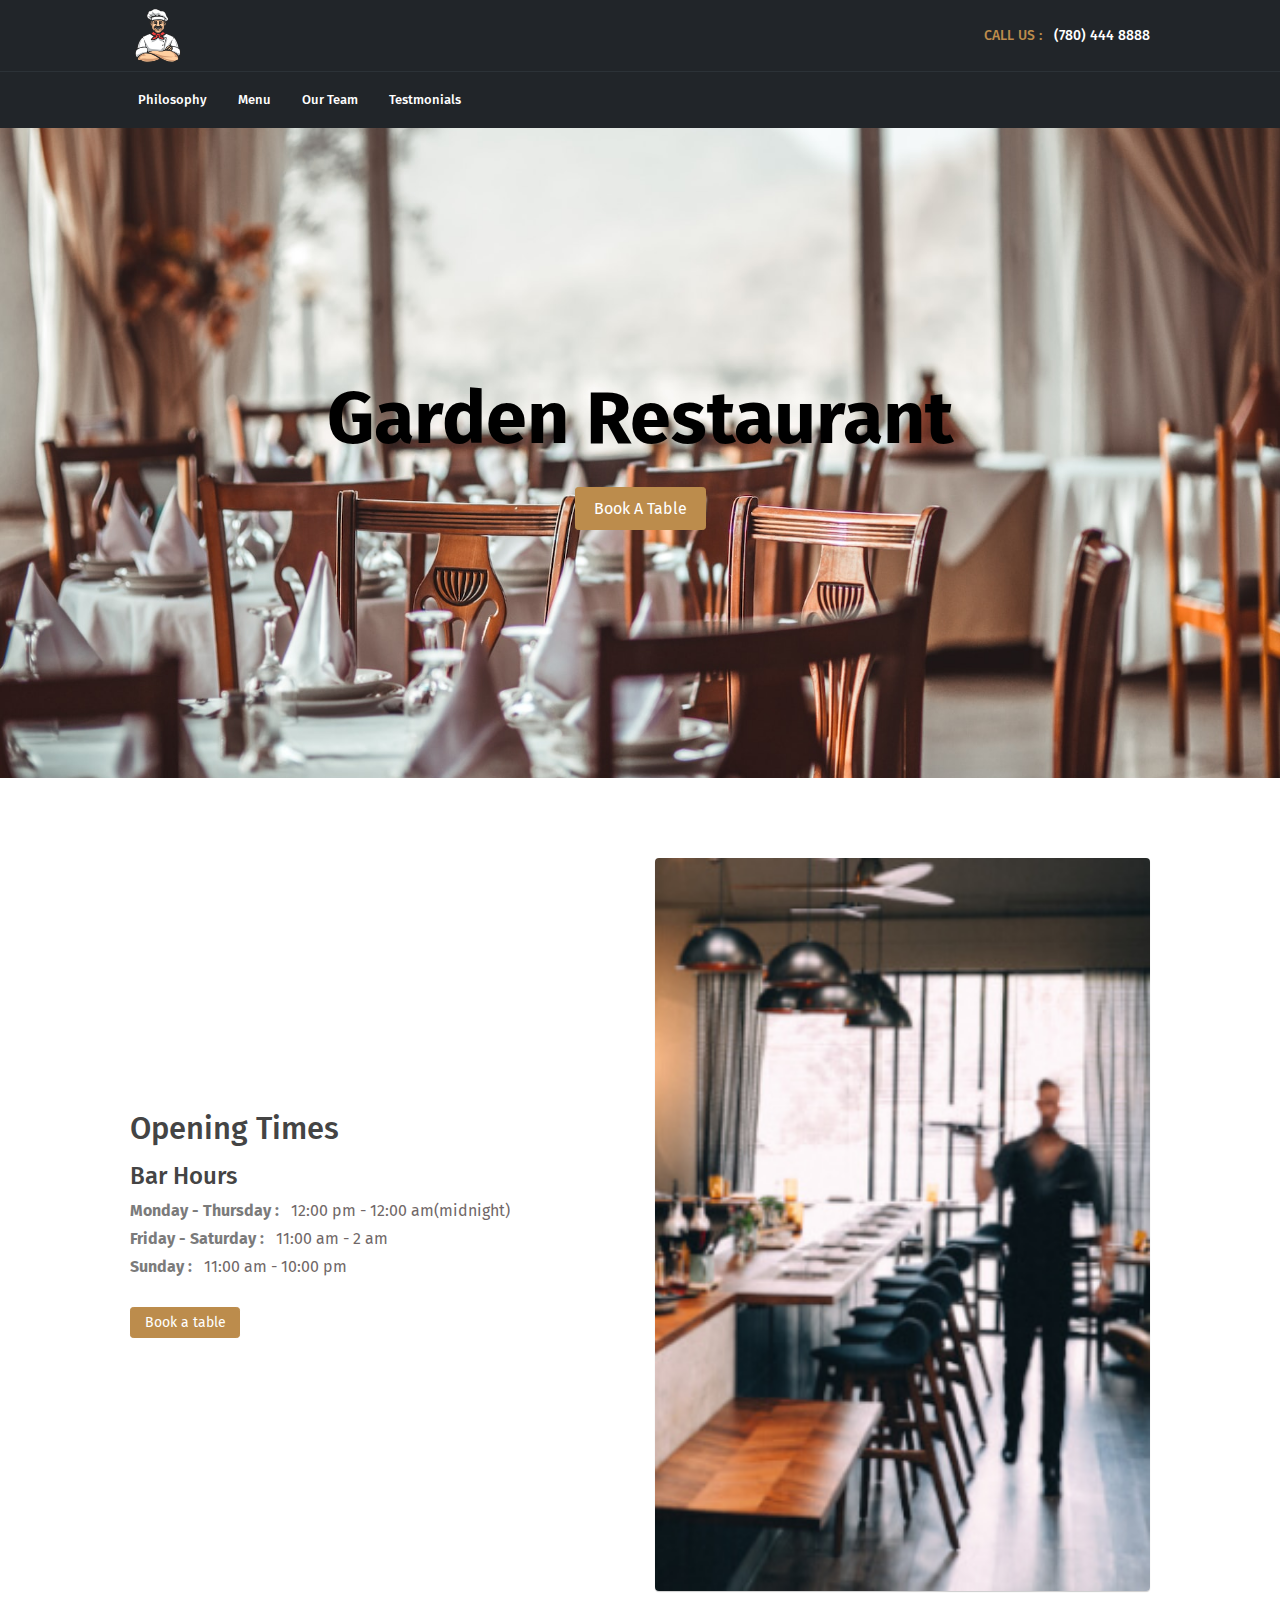
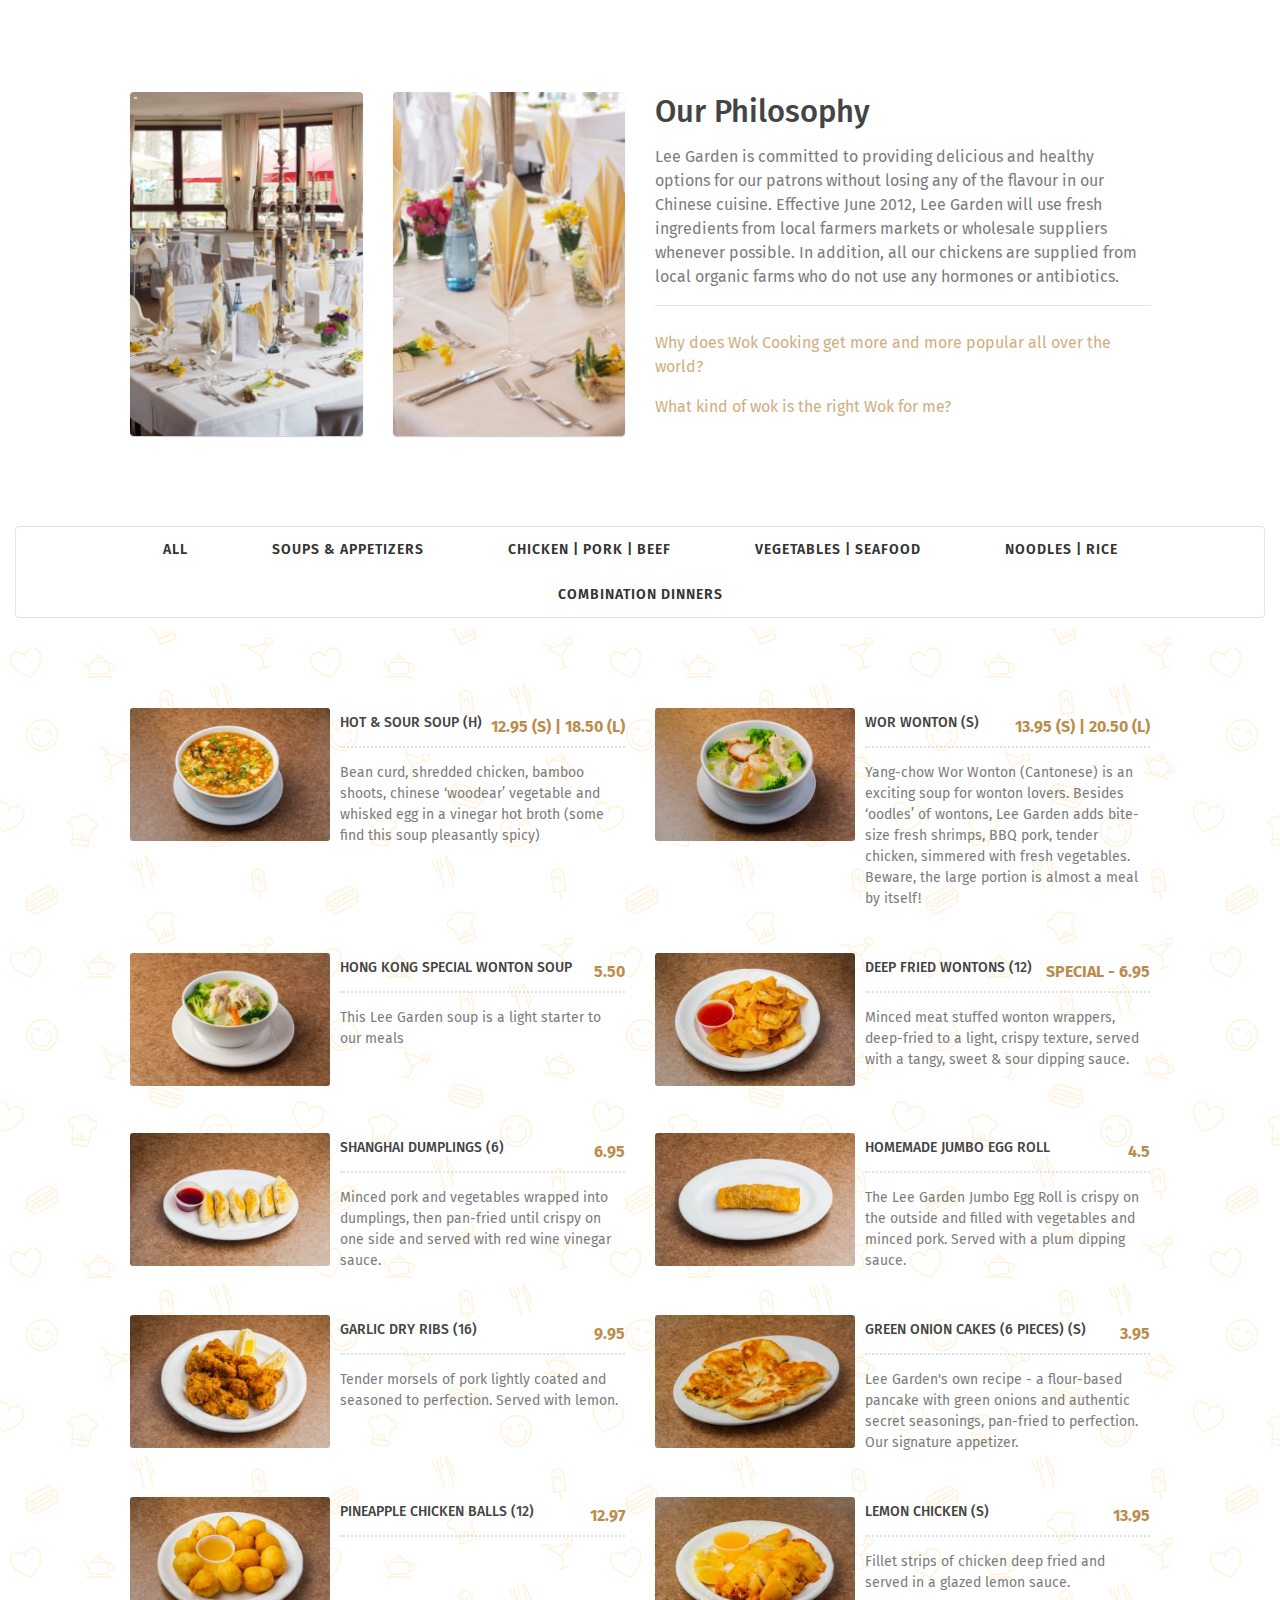
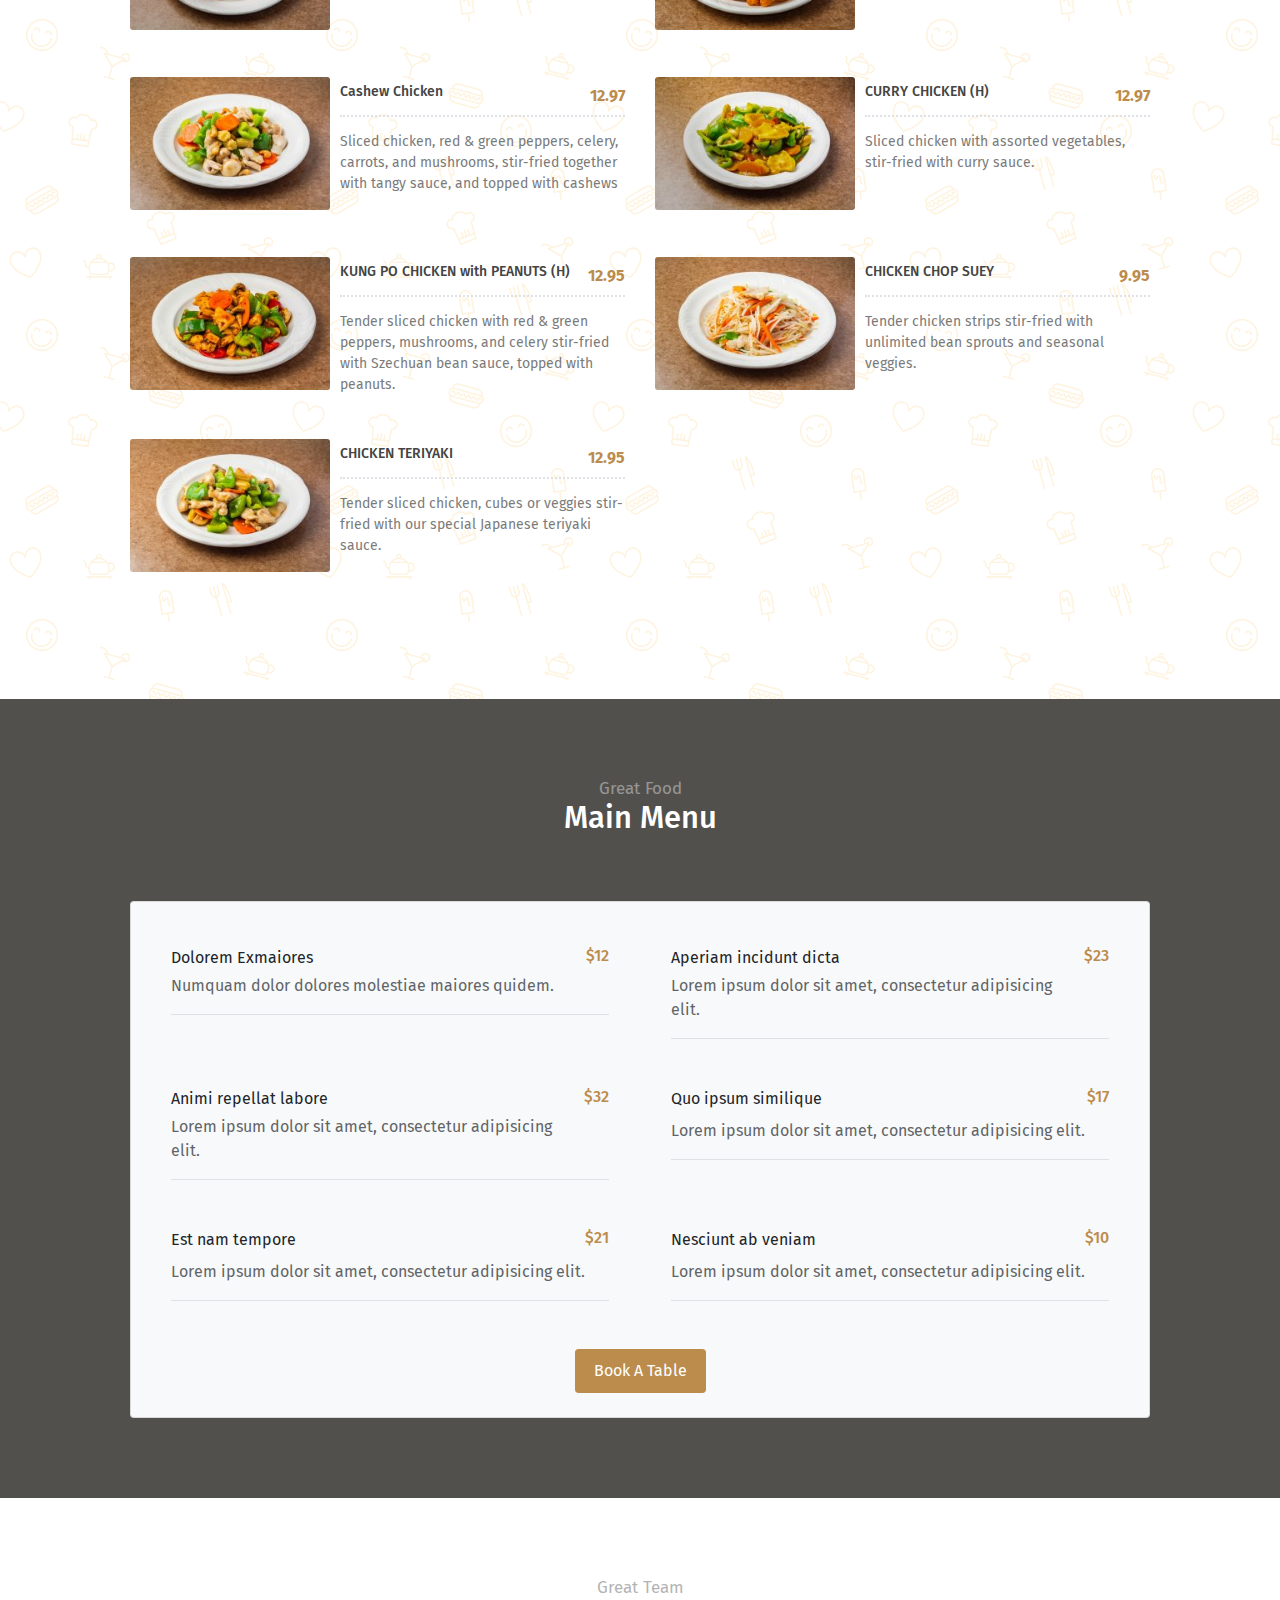
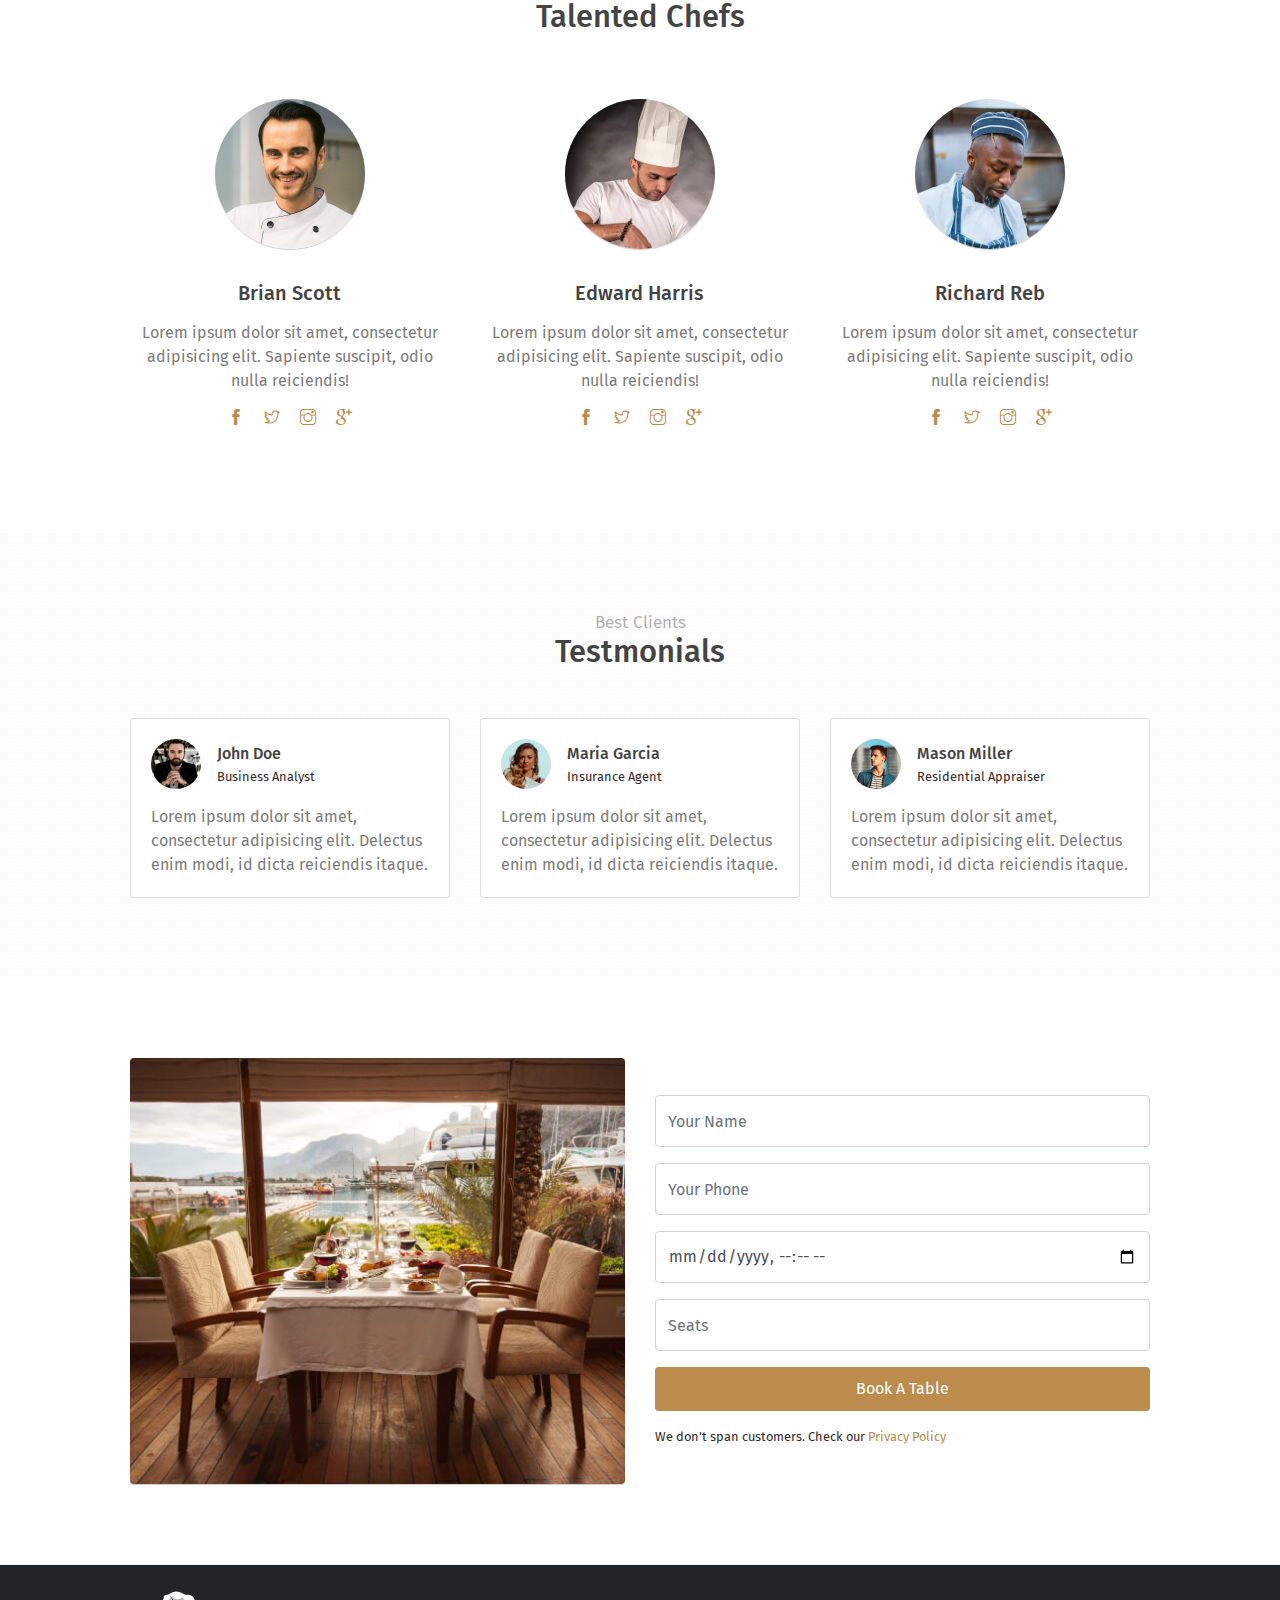
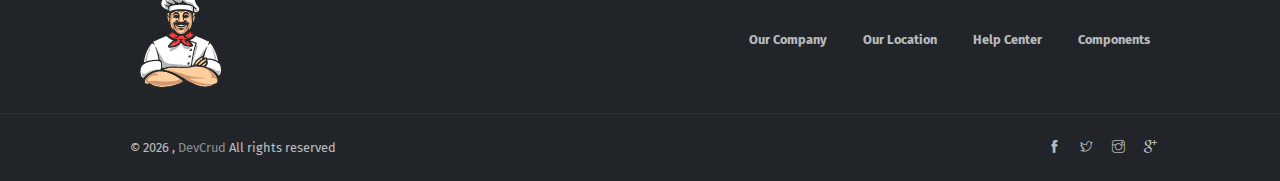
<file: index.html>
<!DOCTYPE html>
<html lang="en">
  <head>
    <meta charset="utf-8" />
    <meta
      name="viewport"
      content="width=device-width, initial-scale=1, shrink-to-fit=no"
    />
    <meta
      name="description"
      content="Start your development with Pigga landing page."
    />
    <meta name="author" content="Devcrud" />
    <title>Lee Wok | Lee Garden | No. One in Chinese Food</title>
    <!-- font icons -->
    <link
      rel="stylesheet"
      href="assets/vendors/themify-icons/css/themify-icons.css"
    />
    <!-- Bootstrap + Pigga main styles -->
    <link rel="stylesheet" href="assets/css/pigga.css" />
    <link rel="stylesheet" href="assets/css/style.css" />
  </head>
  <body data-spy="scroll" data-target=".navbar" data-offset="40" id="home">
    <!-- First Navigation -->
    <nav class="navbar nav-first navbar-dark bg-dark">
      <div class="container">
        <a class="navbar-brand" href="#">
          <img src="assets/imgs/navbar-brand.svg" alt="" />
        </a>

        <ul class="navbar-nav ml-auto">
          <li class="nav-item">
            <a class="nav-link text-primary" href="#home"
              >CALL US :
              <span class="pl-2 text-muted-menu">(780) 444 8888</span></a
            >
          </li>
        </ul>
      </div>
    </nav>
    <!-- End of First Navigation -->
    <!-- Second Navigation -->
    <nav
      class="nav-second navbar custom-navbar navbar-expand-sm navbar-dark bg-dark sticky-top"
    >
      <div class="container">
        <button
          class="navbar-toggler ml-auto"
          type="button"
          data-toggle="collapse"
          data-target="#navbarSupportedContent"
          aria-controls="navbarSupportedContent"
          aria-expanded="false"
          aria-label="Toggle navigation"
        >
          <span class="navbar-toggler-icon"></span>
        </button>
        <div class="collapse navbar-collapse" id="navbarSupportedContent">
          <ul class="navbar-nav mr-auto">
            <li class="nav-item">
              <a class="nav-link" href="#about">Philosophy</a>
            </li>
            <li class="nav-item">
              <a class="nav-link" href="#service">Menu</a>
            </li>
            <li class="nav-item">
              <a class="nav-link" href="#team">Our Team</a>
            </li>
            <li class="nav-item">
              <a class="nav-link" href="#testmonial">Testmonials</a>
            </li>
          </ul>
          <ul class="navbar-nav ml-auto">
            <li class="nav-item hide">
              <a href="components.html" class="btn btn-primary btn-sm"
                >Components</a
              >
            </li>
          </ul>
        </div>
      </div>
    </nav>
    <!-- End Of Second Navigation -->
    <!-- Page Header -->
    <header class="header">
      <div class="overlay">
        <h1 class="title black">Garden Restaurant</h1>
        <a class="btn btn-primary mt-3" href="#book-table">Book A Table</a>
      </div>
    </header>
    <!-- End Of Page Header -->

    <!-- About Section -->
    <section id="about">
      <div class="container">
        <div class="row align-items-center">
          <div class="col-md-6">
            <h3 class="section-title">Opening Times</h3>
            <h4>Bar Hours</h4>
            <p class="mb-1 font-weight-bold">
              Monday - Thursday :
              <span class="font-weight-normal pl-2 text-muted"
                >12:00 pm - 12:00 am(midnight)</span
              >
            </p>
            <p class="mb-1 font-weight-bold">
              Friday - Saturday :
              <span class="font-weight-normal pl-2 text-muted"
                >11:00 am - 2 am</span
              >
            </p>
            <p class="mb-1 font-weight-bold">
              Sunday :
              <span class="font-weight-normal pl-2 text-muted"
                >11:00 am - 10:00 pm</span
              >
            </p>

            <a href="#book-table" class="btn btn-primary btn-sm w-md mt-4"
              >Book a table</a
            >
          </div>

          <div class="col-md-6">
            <div class="row">
              <div class="col">
                <img
                  alt=""
                  src="assets/imgs/about-1.jpg"
                  class="w-100 rounded shadow"
                />
              </div>
            </div>
          </div>
        </div>
        <div class="section-devider my-6 transparent"></div>
        <div class="row align-items-center">
          <div class="col-md-6">
            <h3 class="section-title">Our Philosophy</h3>
            <p>
              Lee Garden is committed to providing delicious and healthy options
              for our patrons without losing any of the flavour in our Chinese
              cuisine. Effective June 2012, Lee Garden will use fresh
              ingredients from local farmers markets or wholesale suppliers
              whenever possible. In addition, all our chickens are supplied from
              local organic farms who do not use any hormones or antibiotics.
            </p>
            <hr />
            <p>
              <a href="http://www.easy-thaifood.com/wok.htm" target="_blank">
                Why does Wok Cooking get more and more popular all over the
                world?
              </a>
            </p>

            <p>
              <a href="http://www.easy-thaifood.com/wok_2.htm" target="_blank">
                What kind of wok is the right Wok for me?
              </a>
            </p>
          </div>
          <div class="col-md-6 order-1 order-sm-first">
            <div class="row">
              <div class="col">
                <img
                  alt=""
                  src="assets/imgs/about-3.jpg"
                  class="w-100 rounded shadow"
                />
              </div>
              <div class="col">
                <img
                  alt=""
                  src="assets/imgs/about-4.jpg"
                  class="w-100 rounded shadow"
                />
              </div>
            </div>
          </div>
        </div>
      </div>
    </section>
    <!-- End OF About Section -->

    <div class="row">
      <div class="col">
        <div class="special-menu food-menu">
          <div class="button-group filter-button-group" id="special-menu">
            <button class="btn" onclick="filterSelection('all')">All</button>
            <button class="btn" onclick="filterSelection('soups-apps')">
              Soups & Appetizers
            </button>
            <button class="btn" onclick="filterSelection('chicken-pork-beef')">
              Chicken | Pork | Beef
            </button>
            <button class="btn" onclick="filterSelection('veggies-sea')">
              Vegetables | Seafood
            </button>
            <button class="btn" onclick="filterSelection('noodles-rice')">
              Noodles | Rice
            </button>
            <button class="btn" onclick="filterSelection('0')">
              Combination Dinners
            </button>
          </div>
        </div>
      </div>
    </div>
    <!-- Service Section -->
    <section id="service" class="pattern-style-4 has-overlay">
      <div class="container raise-2">
        <h3 class="section-title mb-6 pb-3 text-center hide"></h3>
        <div class="row">
          <!-- Soups -->
          <div class="col-md-6 mb-4 filter soups-apps">
            <a href="javascrip:void(0)" class="custom-list">
              <div class="img-holder">
                <img
                  src="assets/imgs/hotandsoursoup1.jpg"
                  alt="HOT & SOUR SOUP"
                />
              </div>
              <div class="info">
                <div class="head clearfix">
                  <h5 class="title float-left">HOT & SOUR SOUP (H)</h5>
                  <p class="float-right text-primary">12.95 (S) | 18.50 (L)</p>
                </div>
                <div class="body">
                  <p>
                    Bean curd, shredded chicken, bamboo shoots, chinese
                    ‘woodear’ vegetable and whisked egg in a vinegar hot broth
                    (some find this soup pleasantly spicy)
                  </p>
                </div>
              </div>
            </a>
          </div>
          <div class="col-md-6 mb-4 filter soups-apps">
            <a href="javascrip:void(0)" class="custom-list">
              <div class="img-holder">
                <img src="assets/imgs/worwonton.jpg" alt="WOR WONTON" />
              </div>
              <div class="info">
                <div class="head clearfix">
                  <h5 class="title float-left">WOR WONTON (S)</h5>
                  <p class="float-right text-primary">13.95 (S) | 20.50 (L)</p>
                </div>
                <div class="body">
                  <p>
                    Yang-chow Wor Wonton (Cantonese) is an exciting soup for
                    wonton lovers. Besides ‘oodles’ of wontons, Lee Garden adds
                    bite-size fresh shrimps, BBQ pork, tender chicken, simmered
                    with fresh vegetables. Beware, the large portion is almost a
                    meal by itself!
                  </p>
                </div>
              </div>
            </a>
          </div>
          <div class="col-md-6 mb-4 filter soups-apps">
            <a href="javascrip:void(0)" class="custom-list">
              <div class="img-holder">
                <img
                  src="assets/imgs/wontonsoup1.jpg"
                  alt="HONG KONG SPECIAL WONTON SOUP"
                />
              </div>
              <div class="info">
                <div class="head clearfix">
                  <h5 class="title float-left">
                    HONG KONG SPECIAL WONTON SOUP
                  </h5>
                  <p class="float-right text-primary">5.50</p>
                </div>
                <div class="body">
                  <p>This Lee Garden soup is a light starter to our meals</p>
                </div>
              </div>
            </a>
          </div>

          <!--Appetizers-->
          <div class="col-md-6 mb-4 filter soups-apps">
            <a href="javascrip:void(0)" class="custom-list">
              <div class="img-holder">
                <img
                  src="assets/imgs/deepfriedwonton2.jpg"
                  alt="DEEP FRIED WONTONS"
                />
              </div>
              <div class="info">
                <div class="head clearfix">
                  <h5 class="title float-left">DEEP FRIED WONTONS (12)</h5>
                  <p class="float-right text-primary">SPECIAL - 6.95</p>
                </div>
                <div class="body">
                  <p>
                    Minced meat stuffed wonton wrappers, deep-fried to a light,
                    crispy texture, served with a tangy, sweet & sour dipping
                    sauce.
                  </p>
                </div>
              </div>
            </a>
          </div>
          <div class="col-md-6 mb-4 filter soups-apps">
            <a href="javascrip:void(0)" class="custom-list">
              <div class="img-holder">
                <img
                  src="assets/imgs/shanghaidumplings1.jpg"
                  alt="SHANGHAI DUMPLINGS"
                />
              </div>
              <div class="info">
                <div class="head clearfix">
                  <h5 class="title float-left">SHANGHAI DUMPLINGS (6)</h5>
                  <p class="float-right text-primary">6.95</p>
                </div>
                <div class="body">
                  <p>
                    Minced pork and vegetables wrapped into dumplings, then
                    pan-fried until crispy on one side and served with red wine
                    vinegar sauce.
                  </p>
                </div>
              </div>
            </a>
          </div>
          <div class="col-md-6 mb-4 filter soups-apps">
            <a href="javascrip:void(0)" class="custom-list">
              <div class="img-holder">
                <img
                  src="assets/imgs/eggroll2.jpg"
                  alt="HOMEMADE JUMBO EGG ROLL"
                />
              </div>
              <div class="info">
                <div class="head clearfix">
                  <h5 class="title float-left">HOMEMADE JUMBO EGG ROLL</h5>
                  <p class="float-right text-primary">4.5</p>
                </div>
                <div class="body">
                  <p>
                    The Lee Garden Jumbo Egg Roll is crispy on the outside and
                    filled with vegetables and minced pork. Served with a plum
                    dipping sauce.
                  </p>
                </div>
              </div>
            </a>
          </div>
          <div class="col-md-6 mb-4 filter soups-apps">
            <a href="javascrip:void(0)" class="custom-list">
              <div class="img-holder">
                <img
                  src="assets/imgs/garlicdryribs2.jpg"
                  alt="GARLIC DRY RIBS"
                />
              </div>
              <div class="info">
                <div class="head clearfix">
                  <h5 class="title float-left">GARLIC DRY RIBS (16)</h5>
                  <p class="float-right text-primary">9.95</p>
                </div>
                <div class="body">
                  <p>
                    Tender morsels of pork lightly coated and seasoned to
                    perfection. Served with lemon.
                  </p>
                </div>
              </div>
            </a>
          </div>
          <div class="col-md-6 mb-4 filter soups-apps">
            <a href="javascrip:void(0)" class="custom-list">
              <div class="img-holder">
                <img
                  src="assets/imgs/greenonioncake2.jpg"
                  alt="GREEN ONION CAKES"
                />
              </div>
              <div class="info">
                <div class="head clearfix">
                  <h5 class="title float-left">
                    GREEN ONION CAKES (6 PIECES) (S)
                  </h5>
                  <p class="float-right text-primary">3.95</p>
                </div>
                <div class="body">
                  <p>
                    Lee Garden's own recipe - a flour-based pancake with green
                    onions and authentic secret seasonings, pan-fried to
                    perfection. Our signature appetizer.
                  </p>
                </div>
              </div>
            </a>
          </div>

          <!-- Chicken | Pork | Beef -->
          <div class="col-md-6 mb-4 filter chicken-pork-beef">
            <a href="javascrip:void(0)" class="custom-list">
              <div class="img-holder">
                <img
                  src="assets/imgs/pineapplechickenballs2.jpg"
                  alt="PINEAPPLE CHICKEN BALLS"
                />
              </div>
              <div class="info">
                <div class="head clearfix">
                  <h5 class="title float-left">PINEAPPLE CHICKEN BALLS (12)</h5>
                  <p class="float-right text-primary">12.97</p>
                </div>
                <div class="body">
                  <p></p>
                </div>
              </div>
            </a>
          </div>
          <div class="col-md-6 mb-4 filter chicken-pork-beef">
            <a href="javascrip:void(0)" class="custom-list">
              <div class="img-holder">
                <img
                  src="assets/imgs/lemonchicken2.jpg"
                  alt="LEMON CHICKEN
                  "
                />
              </div>
              <div class="info">
                <div class="head clearfix">
                  <h5 class="title float-left">LEMON CHICKEN (S)</h5>
                  <p class="float-right text-primary">13.95</p>
                </div>
                <div class="body">
                  <p>
                    Fillet strips of chicken deep fried and served in a glazed
                    lemon sauce.
                  </p>
                </div>
              </div>
            </a>
          </div>
          <div class="col-md-6 mb-4 filter chicken-pork-beef">
            <a href="javascrip:void(0)" class="custom-list">
              <div class="img-holder">
                <img
                  src="assets/imgs/chickenvegetables1.jpg"
                  alt="Cashew Chicken"
                />
              </div>
              <div class="info">
                <div class="head clearfix">
                  <h5 class="title float-left">Cashew Chicken</h5>
                  <p class="float-right text-primary">12.97</p>
                </div>
                <div class="body">
                  <p>
                    Sliced chicken, red & green peppers, celery, carrots, and
                    mushrooms, stir-fried together with tangy sauce, and topped
                    with cashews
                  </p>
                </div>
              </div>
            </a>
          </div>
          <div class="col-md-6 mb-4 filter chicken-pork-beef">
            <a href="javascrip:void(0)" class="custom-list">
              <div class="img-holder">
                <img src="assets/imgs/currychicken.jpg" alt="GARLIC DRY RIBS" />
              </div>
              <div class="info">
                <div class="head clearfix">
                  <h5 class="title float-left">CURRY CHICKEN (H)</h5>
                  <p class="float-right text-primary">12.97</p>
                </div>
                <div class="body">
                  <p>
                    Sliced chicken with assorted vegetables, stir-fried with
                    curry sauce.
                  </p>
                </div>
              </div>
            </a>
          </div>
          <div class="col-md-6 mb-4 filter chicken-pork-beef">
            <a href="javascrip:void(0)" class="custom-list">
              <div class="img-holder">
                <img
                  src="assets/imgs/kungpochicken3.jpg"
                  alt="KUNG PO CHICKEN with PEANUTS
                  "
                />
              </div>
              <div class="info">
                <div class="head clearfix">
                  <h5 class="title float-left">
                    KUNG PO CHICKEN with PEANUTS (H)
                  </h5>
                  <p class="float-right text-primary">12.95</p>
                </div>
                <div class="body">
                  <p>
                    Tender sliced chicken with red & green peppers, mushrooms,
                    and celery stir-fried with Szechuan bean sauce, topped with
                    peanuts.
                  </p>
                </div>
              </div>
            </a>
          </div>

          <div class="col-md-6 mb-4 filter chicken-pork-beef">
            <a href="javascrip:void(0)" class="custom-list">
              <div class="img-holder">
                <img
                  src="assets/imgs/chickenchopsuey2.jpg"
                  alt="CHICKEN CHOP SUEY
                  "
                />
              </div>
              <div class="info">
                <div class="head clearfix">
                  <h5 class="title float-left">CHICKEN CHOP SUEY</h5>
                  <p class="float-right text-primary">9.95</p>
                </div>
                <div class="body">
                  <p>
                    Tender chicken strips stir-fried with unlimited bean sprouts
                    and seasonal veggies.
                  </p>
                </div>
              </div>
            </a>
          </div>

          <div class="col-md-6 mb-4 filter chicken-pork-beef">
            <a href="javascrip:void(0)" class="custom-list">
              <div class="img-holder">
                <img
                  src="assets/imgs/teriyakichicken1.jpg"
                  alt="CHICKEN TERIYAKI"
                />
              </div>
              <div class="info">
                <div class="head clearfix">
                  <h5 class="title float-left">CHICKEN TERIYAKI</h5>
                  <p class="float-right text-primary">12.95</p>
                </div>
                <div class="body">
                  <p>
                    Tender sliced chicken, cubes or veggies stir-fried with our
                    special Japanese teriyaki sauce.
                  </p>
                </div>
              </div>
            </a>
          </div>
        </div>
      </div>
    </section>
    <!-- End of Featured Food Section -->

    <!-- Menu Section -->
    <section class="has-img-bg">
      <div class="container">
        <h6 class="section-subtitle text-center">Great Food</h6>
        <h3 class="section-title mb-6 text-center">Main Menu</h3>
        <div class="card bg-light">
          <div class="card-body px-4 pb-4 text-center">
            <div class="row text-left">
              <div class="col-md-6 my-4">
                <a
                  href="#"
                  class="pb-3 mx-3 d-block text-dark text-decoration-none border border-left-0 border-top-0 border-right-0"
                >
                  <div class="d-flex">
                    <div class="flex-grow-1">
                      Dolorem Exmaiores
                      <p class="mt-1 mb-0">
                        Numquam dolor dolores molestiae maiores quidem.
                      </p>
                    </div>
                    <h6 class="float-right text-primary">$12</h6>
                  </div>
                </a>
              </div>
              <div class="col-md-6 my-4">
                <a
                  href="#"
                  class="pb-3 mx-3 d-block text-dark text-decoration-none border border-left-0 border-top-0 border-right-0"
                >
                  <div class="d-flex">
                    <div class="flex-grow-1">
                      Aperiam incidunt dicta
                      <p class="mt-1 mb-0">
                        Lorem ipsum dolor sit amet, consectetur adipisicing
                        elit.
                      </p>
                    </div>
                    <h6 class="float-right text-primary">$23</h6>
                  </div>
                </a>
              </div>
              <div class="col-md-6 my-4">
                <a
                  href="#"
                  class="pb-3 mx-3 d-block text-dark text-decoration-none border border-left-0 border-top-0 border-right-0"
                >
                  <div class="d-flex">
                    <div class="flex-grow-1">
                      Animi repellat labore
                      <p class="mt-1 mb-0">
                        Lorem ipsum dolor sit amet, consectetur adipisicing
                        elit.
                      </p>
                    </div>
                    <h6 class="float-right text-primary">$32</h6>
                  </div>
                </a>
              </div>
              <div class="col-md-6 my-4">
                <a
                  href="#"
                  class="pb-3 mx-3 d-block text-dark text-decoration-none border border-left-0 border-top-0 border-right-0"
                >
                  <div class="d-flex">
                    <div class="flex-grow-1">
                      Quo ipsum similique
                      <p class="mt-2 mb-0">
                        Lorem ipsum dolor sit amet, consectetur adipisicing
                        elit.
                      </p>
                    </div>
                    <h6 class="float-right text-primary">$17</h6>
                  </div>
                </a>
              </div>
              <div class="col-md-6 my-4">
                <a
                  href="#"
                  class="pb-3 mx-3 d-block text-dark text-decoration-none border border-left-0 border-top-0 border-right-0"
                >
                  <div class="d-flex">
                    <div class="flex-grow-1">
                      Est nam tempore
                      <p class="mt-2 mb-0">
                        Lorem ipsum dolor sit amet, consectetur adipisicing
                        elit.
                      </p>
                    </div>
                    <h6 class="float-right text-primary">$21</h6>
                  </div>
                </a>
              </div>
              <div class="col-md-6 my-4">
                <a
                  href="#"
                  class="pb-3 mx-3 d-block text-dark text-decoration-none border border-left-0 border-top-0 border-right-0"
                >
                  <div class="d-flex">
                    <div class="flex-grow-1">
                      Nesciunt ab veniam
                      <p class="mt-2 mb-0">
                        Lorem ipsum dolor sit amet, consectetur adipisicing
                        elit.
                      </p>
                    </div>
                    <h6 class="float-right text-primary">$10</h6>
                  </div>
                </a>
              </div>
            </div>
            <a href="#book-table" class="btn btn-primary mt-4">Book A Table</a>
          </div>
        </div>
      </div>
    </section>
    <!-- End of Menu Section -->

    <!-- Team Section -->
    <section id="team">
      <div class="container">
        <h6 class="section-subtitle text-center">Great Team</h6>
        <h3 class="section-title mb-5 text-center">Talented Chefs</h3>
        <div class="row">
          <div class="col-md-4 my-3">
            <div class="team-wrapper text-center">
              <img
                src="assets/imgs/chef-1.jpg"
                class="circle-120 rounded-circle mb-3 shadow"
                alt=""
              />
              <h5 class="my-3">Brian Scott</h5>
              <p>
                Lorem ipsum dolor sit amet, consectetur adipisicing elit.
                Sapiente suscipit, odio nulla reiciendis!
              </p>
              <h6 class="socials mt-3">
                <a href="javascript:void(0)" class="px-2"
                  ><i class="ti-facebook"></i
                ></a>
                <a href="javascript:void(0)" class="px-2"
                  ><i class="ti-twitter"></i
                ></a>
                <a href="javascript:void(0)" class="px-2"
                  ><i class="ti-instagram"></i
                ></a>
                <a href="javascript:void(0)" class="px-2"
                  ><i class="ti-google"></i
                ></a>
              </h6>
            </div>
          </div>
          <div class="col-md-4 my-3">
            <div class="team-wrapper text-center">
              <img
                src="assets/imgs/chef-2.jpg"
                class="circle-120 rounded-circle mb-3 shadow"
                alt=""
              />
              <h5 class="my-3">Edward Harris</h5>
              <p>
                Lorem ipsum dolor sit amet, consectetur adipisicing elit.
                Sapiente suscipit, odio nulla reiciendis!
              </p>
              <h6 class="socials mt-3">
                <a href="javascript:void(0)" class="px-2"
                  ><i class="ti-facebook"></i
                ></a>
                <a href="javascript:void(0)" class="px-2"
                  ><i class="ti-twitter"></i
                ></a>
                <a href="javascript:void(0)" class="px-2"
                  ><i class="ti-instagram"></i
                ></a>
                <a href="javascript:void(0)" class="px-2"
                  ><i class="ti-google"></i
                ></a>
              </h6>
            </div>
          </div>
          <div class="col-md-4 my-3">
            <div class="team-wrapper text-center">
              <img
                src="assets/imgs/chef-3.jpg"
                class="circle-120 rounded-circle mb-3 shadow"
                alt=""
              />
              <h5 class="my-3">Richard Reb</h5>
              <p>
                Lorem ipsum dolor sit amet, consectetur adipisicing elit.
                Sapiente suscipit, odio nulla reiciendis!
              </p>
              <h6 class="socials mt-3">
                <a href="javascript:void(0)" class="px-2"
                  ><i class="ti-facebook"></i
                ></a>
                <a href="javascript:void(0)" class="px-2"
                  ><i class="ti-twitter"></i
                ></a>
                <a href="javascript:void(0)" class="px-2"
                  ><i class="ti-instagram"></i
                ></a>
                <a href="javascript:void(0)" class="px-2"
                  ><i class="ti-google"></i
                ></a>
              </h6>
            </div>
          </div>
        </div>
      </div>
    </section>
    <!-- End of Team Section -->

    <!-- Testmonial Section -->
    <section id="testmonial" class="pattern-style-3">
      <div class="container">
        <h6 class="section-subtitle text-center">Best Clients</h6>
        <h3 class="section-title mb-5 text-center">Testmonials</h3>

        <div class="row">
          <div class="col-md-4 my-3 my-md-0">
            <div class="card">
              <div class="card-body">
                <div class="media align-items-center mb-3">
                  <img class="mr-3" src="assets/imgs/avatar.jpg" alt="" />
                  <div class="media-body">
                    <h6 class="mt-1 mb-0">John Doe</h6>
                    <small class="text-muted mb-0">Business Analyst</small>
                  </div>
                </div>
                <p class="mb-0">
                  Lorem ipsum dolor sit amet, consectetur adipisicing elit.
                  Delectus enim modi, id dicta reiciendis itaque.
                </p>
              </div>
            </div>
          </div>
          <div class="col-md-4 my-3 my-md-0">
            <div class="card">
              <div class="card-body">
                <div class="media align-items-center mb-3">
                  <img class="mr-3" src="assets/imgs/avatar-1.jpg" alt="" />
                  <div class="media-body">
                    <h6 class="mt-1 mb-0">Maria Garcia</h6>
                    <small class="text-muted mb-0">Insurance Agent</small>
                  </div>
                </div>
                <p class="mb-0">
                  Lorem ipsum dolor sit amet, consectetur adipisicing elit.
                  Delectus enim modi, id dicta reiciendis itaque.
                </p>
              </div>
            </div>
          </div>
          <div class="col-md-4 my-3 my-md-0">
            <div class="card">
              <div class="card-body">
                <div class="media align-items-center mb-3">
                  <img class="mr-3" src="assets/imgs/avatar-2.jpg" alt="" />
                  <div class="media-body">
                    <h6 class="mt-1 mb-0">Mason Miller</h6>
                    <small class="text-muted mb-0">Residential Appraiser</small>
                  </div>
                </div>
                <p class="mb-0">
                  Lorem ipsum dolor sit amet, consectetur adipisicing elit.
                  Delectus enim modi, id dicta reiciendis itaque.
                </p>
              </div>
            </div>
          </div>
        </div>
      </div>
    </section>
    <!-- End of Testmonial Section -->

    <!-- Book Table Section -->
    <section id="book-table" class="bg-white">
      <div class="container">
        <div class="row align-items-center">
          <div class="col-md-6 d-none d-md-block">
            <img
              src="assets/imgs/contact.jpg"
              alt=""
              class="w-100 rounded shadow"
            />
          </div>
          <div class="col-md-6">
            <form>
              <div class="form-group">
                <input
                  type="text"
                  class="form-control"
                  id="exampleInputEmail1"
                  aria-describedby="emailHelp"
                  placeholder="Your Name"
                />
              </div>
              <div class="form-group">
                <input
                  type="tel"
                  class="form-control"
                  name="phone"
                  placeholder="Your Phone"
                />
              </div>
              <div class="form-group">
                <input type="datetime-local" class="form-control" name="date" />
              </div>
              <div class="form-group">
                <input
                  type="number"
                  class="form-control"
                  name="seats"
                  placeholder="Seats"
                />
              </div>
              <button type="submit" class="btn btn-primary btn-block">
                Book A Table
              </button>
              <small class="form-text text-muted mt-3"
                >We don't span customers. Check our
                <a href="#">Privacy Policy</a></small
              >
            </form>
          </div>
        </div>
      </div>
    </section>
    <!-- End OF Book Table Section -->

    <!-- Prefooter Section  -->
    <div
      class="py-4 border border-lighter border-bottom-0 border-left-0 border-right-0 bg-dark"
    >
      <div class="container">
        <div class="row justify-content-between align-items-center text-center">
          <div class="col-md-3 text-md-left mb-3 mb-md-0">
            <img
              src="assets/imgs/navbar-brand.svg"
              width="100"
              alt=""
              class="mb-0"
            />
          </div>
          <div class="col-md-9 text-md-right">
            <a href="#" class="px-3"
              ><small class="font-weight-bold">Our Company</small></a
            >
            <a href="#" class="px-3"
              ><small class="font-weight-bold">Our Location</small></a
            >
            <a href="#" class="px-3"
              ><small class="font-weight-bold">Help Center</small></a
            >
            <a href="components.html" class="pl-3"
              ><small class="font-weight-bold">Components</small></a
            >
          </div>
        </div>
      </div>
    </div>
    <!-- End of PreFooter Section -->

    <!-- Page Footer -->
    <footer
      class="border border-dark border-left-0 border-right-0 border-bottom-0 p-4 bg-dark"
    >
      <div class="container">
        <div class="row align-items-center text-center text-md-left">
          <div class="col">
            <p class="mb-0 small">
              &copy;
              <script>
                document.write(new Date().getFullYear());
              </script>
              ,
              <a href="https://www.devcrud.com" target="_blank">DevCrud</a> All
              rights reserved
            </p>
          </div>
          <div class="d-none d-md-block">
            <h6 class="small mb-0">
              <a href="javascript:void(0)" class="px-2"
                ><i class="ti-facebook"></i
              ></a>
              <a href="javascript:void(0)" class="px-2"
                ><i class="ti-twitter"></i
              ></a>
              <a href="javascript:void(0)" class="px-2"
                ><i class="ti-instagram"></i
              ></a>
              <a href="javascript:void(0)" class="px-2"
                ><i class="ti-google"></i
              ></a>
            </h6>
          </div>
        </div>
      </div>
    </footer>
    <!-- End of Page Footer -->

    <!-- core  -->
    <script src="assets/vendors/jquery/jquery-3.4.1.js"></script>
    <script src="assets/vendors/bootstrap/bootstrap.bundle.js"></script>

    <!-- bootstrap affix -->
    <script src="assets/vendors/bootstrap/bootstrap.affix.js"></script>

    <script src="assets/js/pigga.js"></script>
    <script src="assets/js/apps.js"></script>
  </body>
</html>
</file>
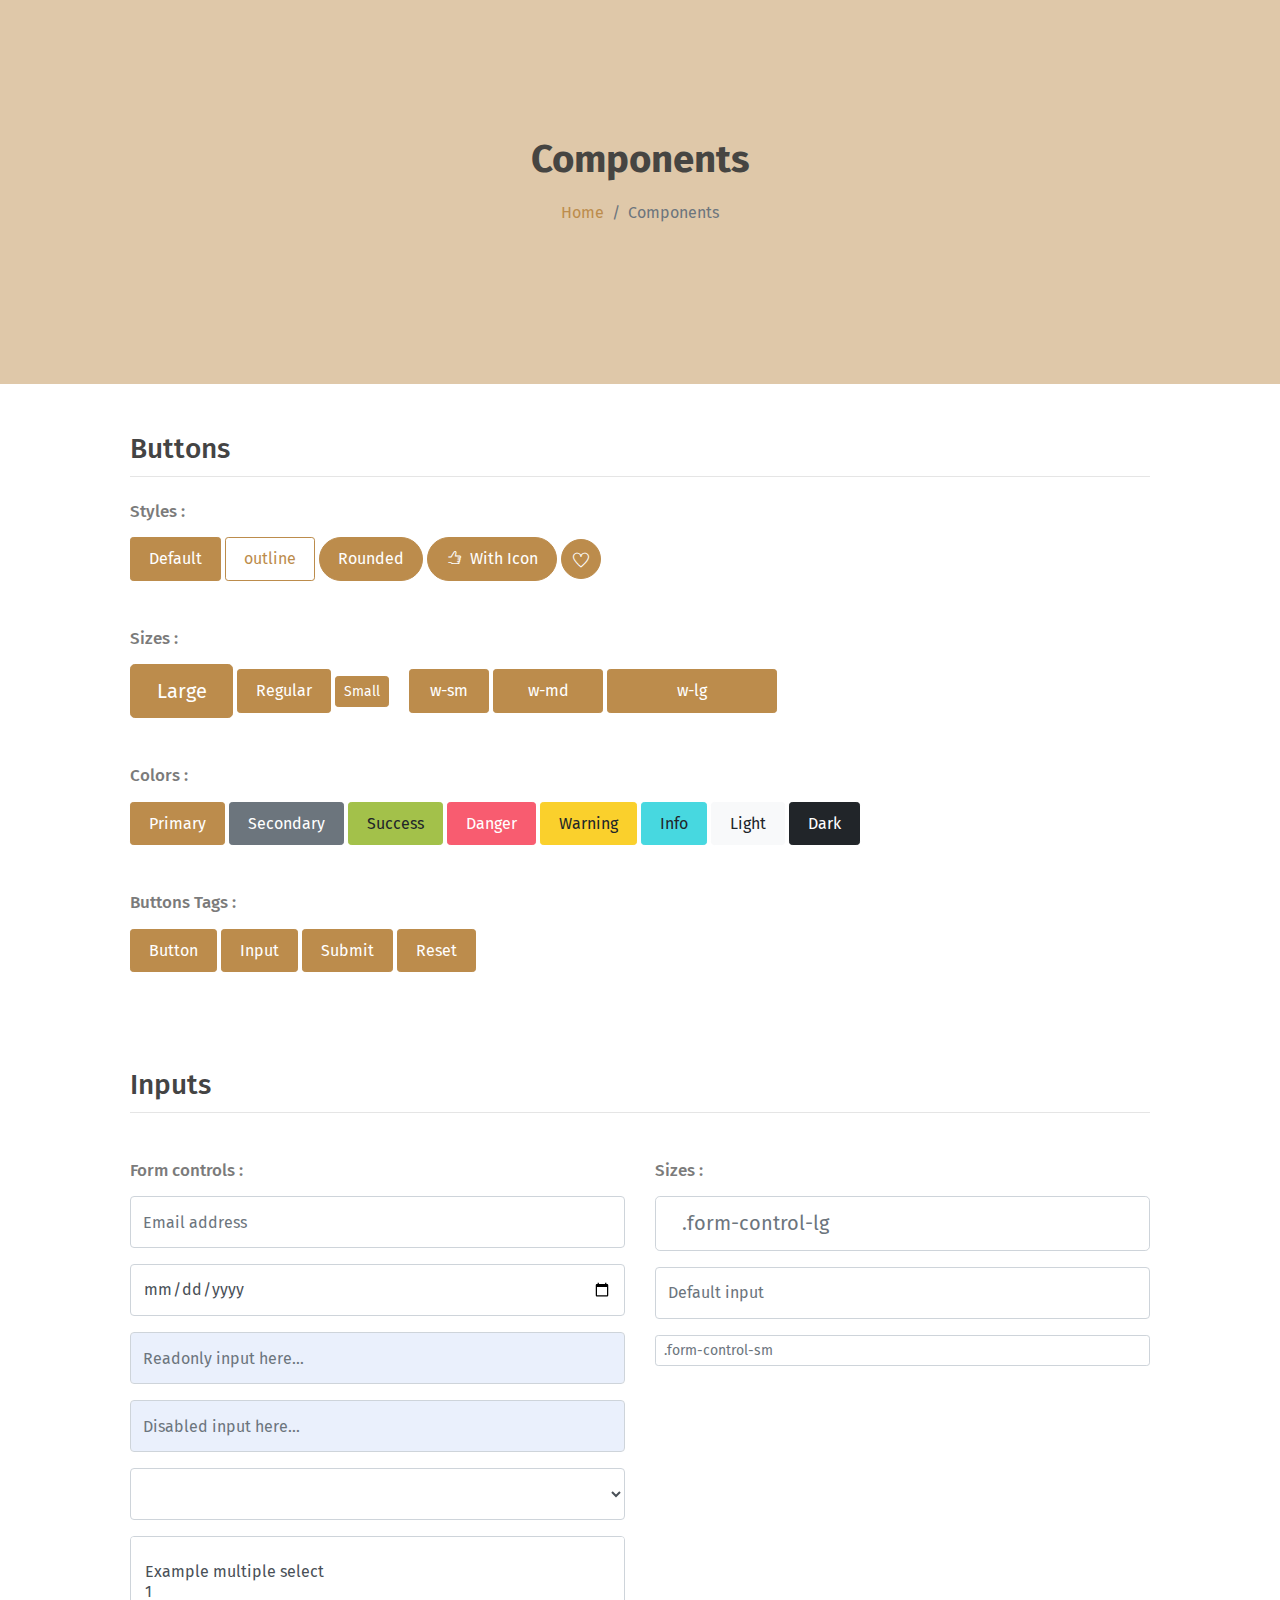
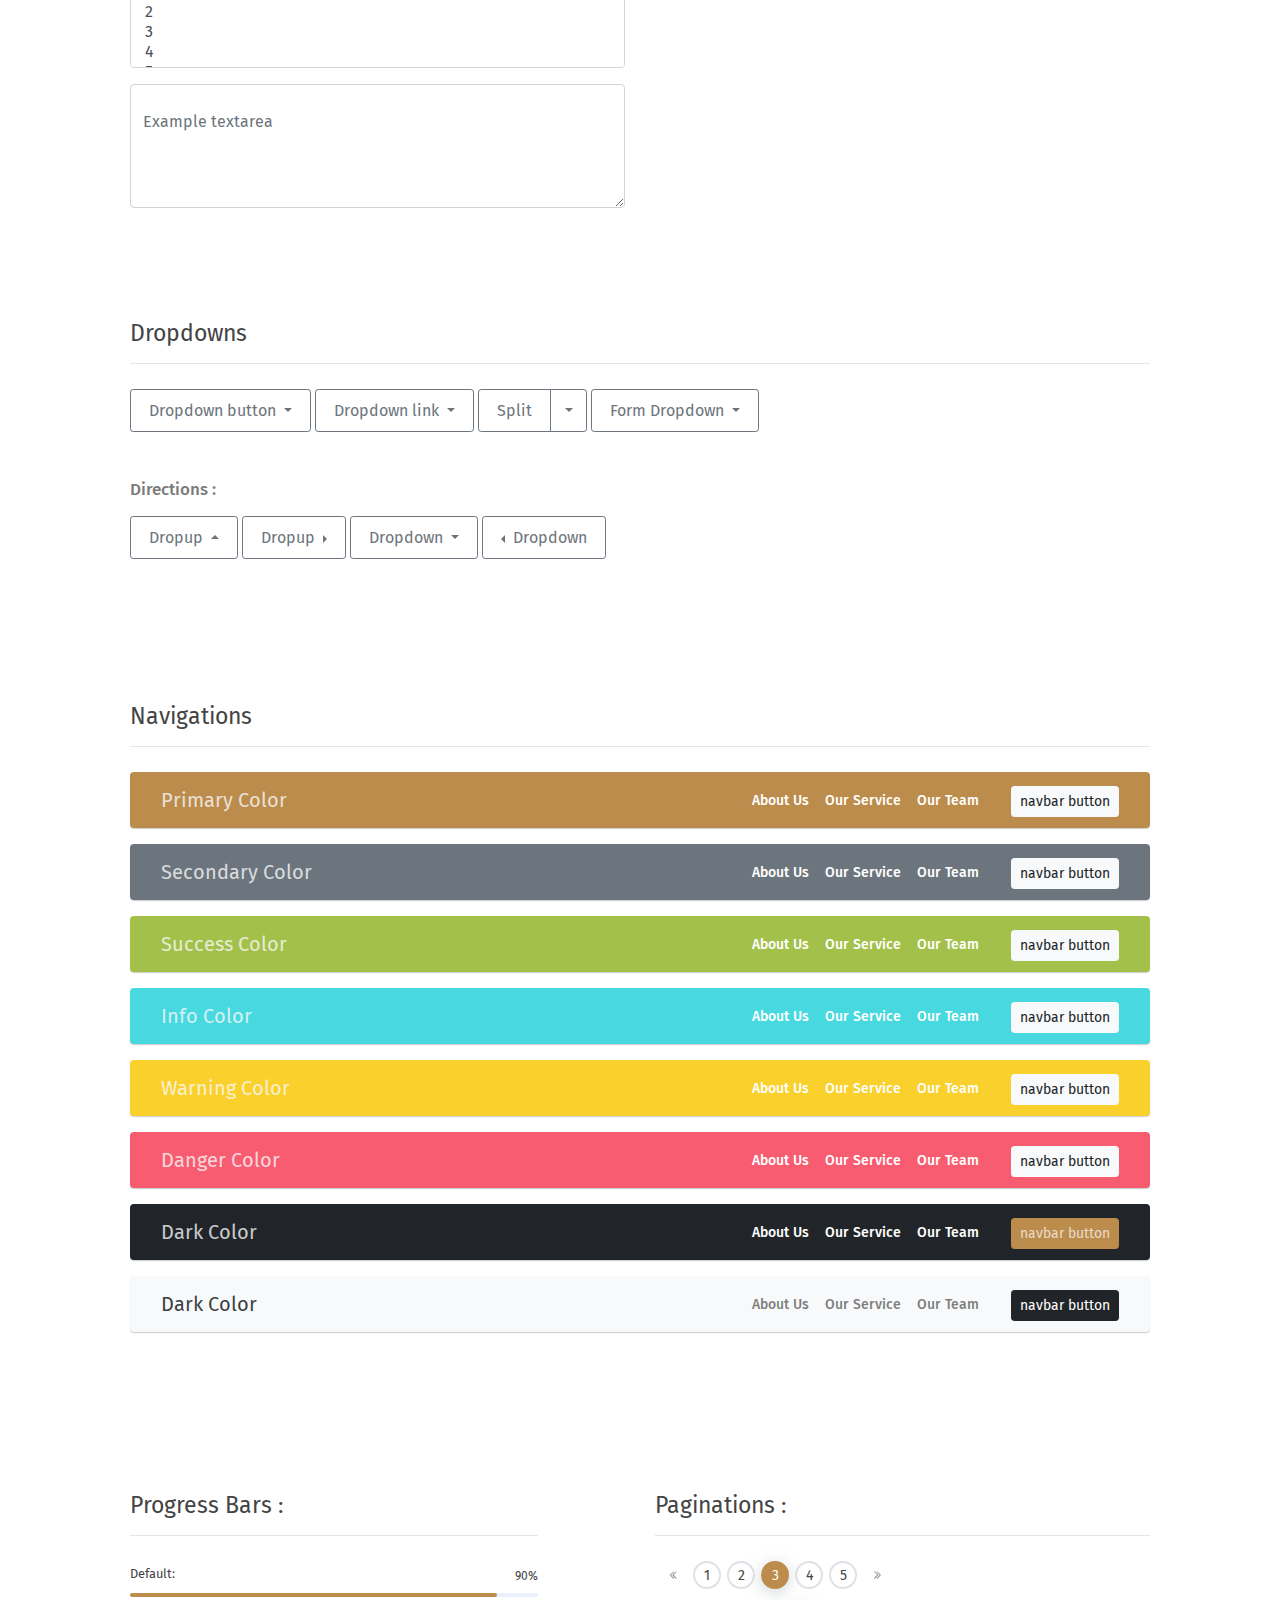
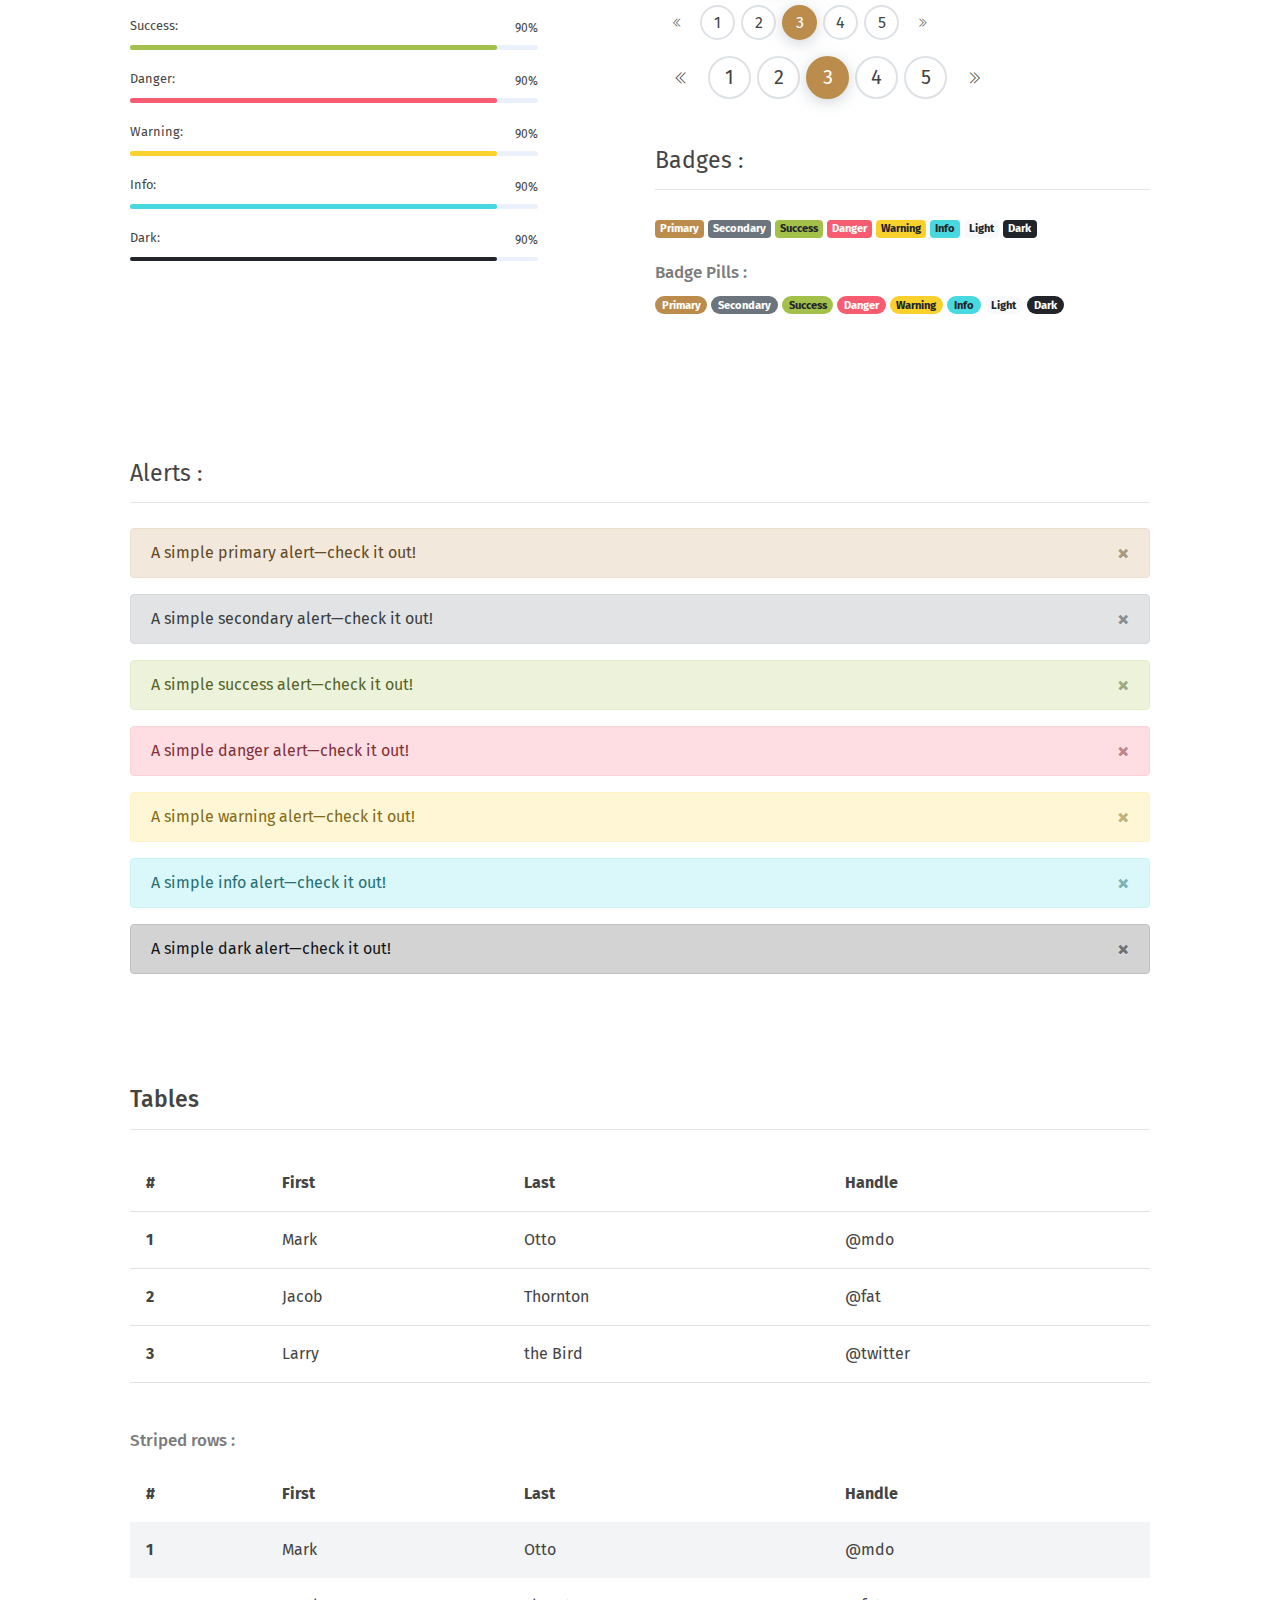
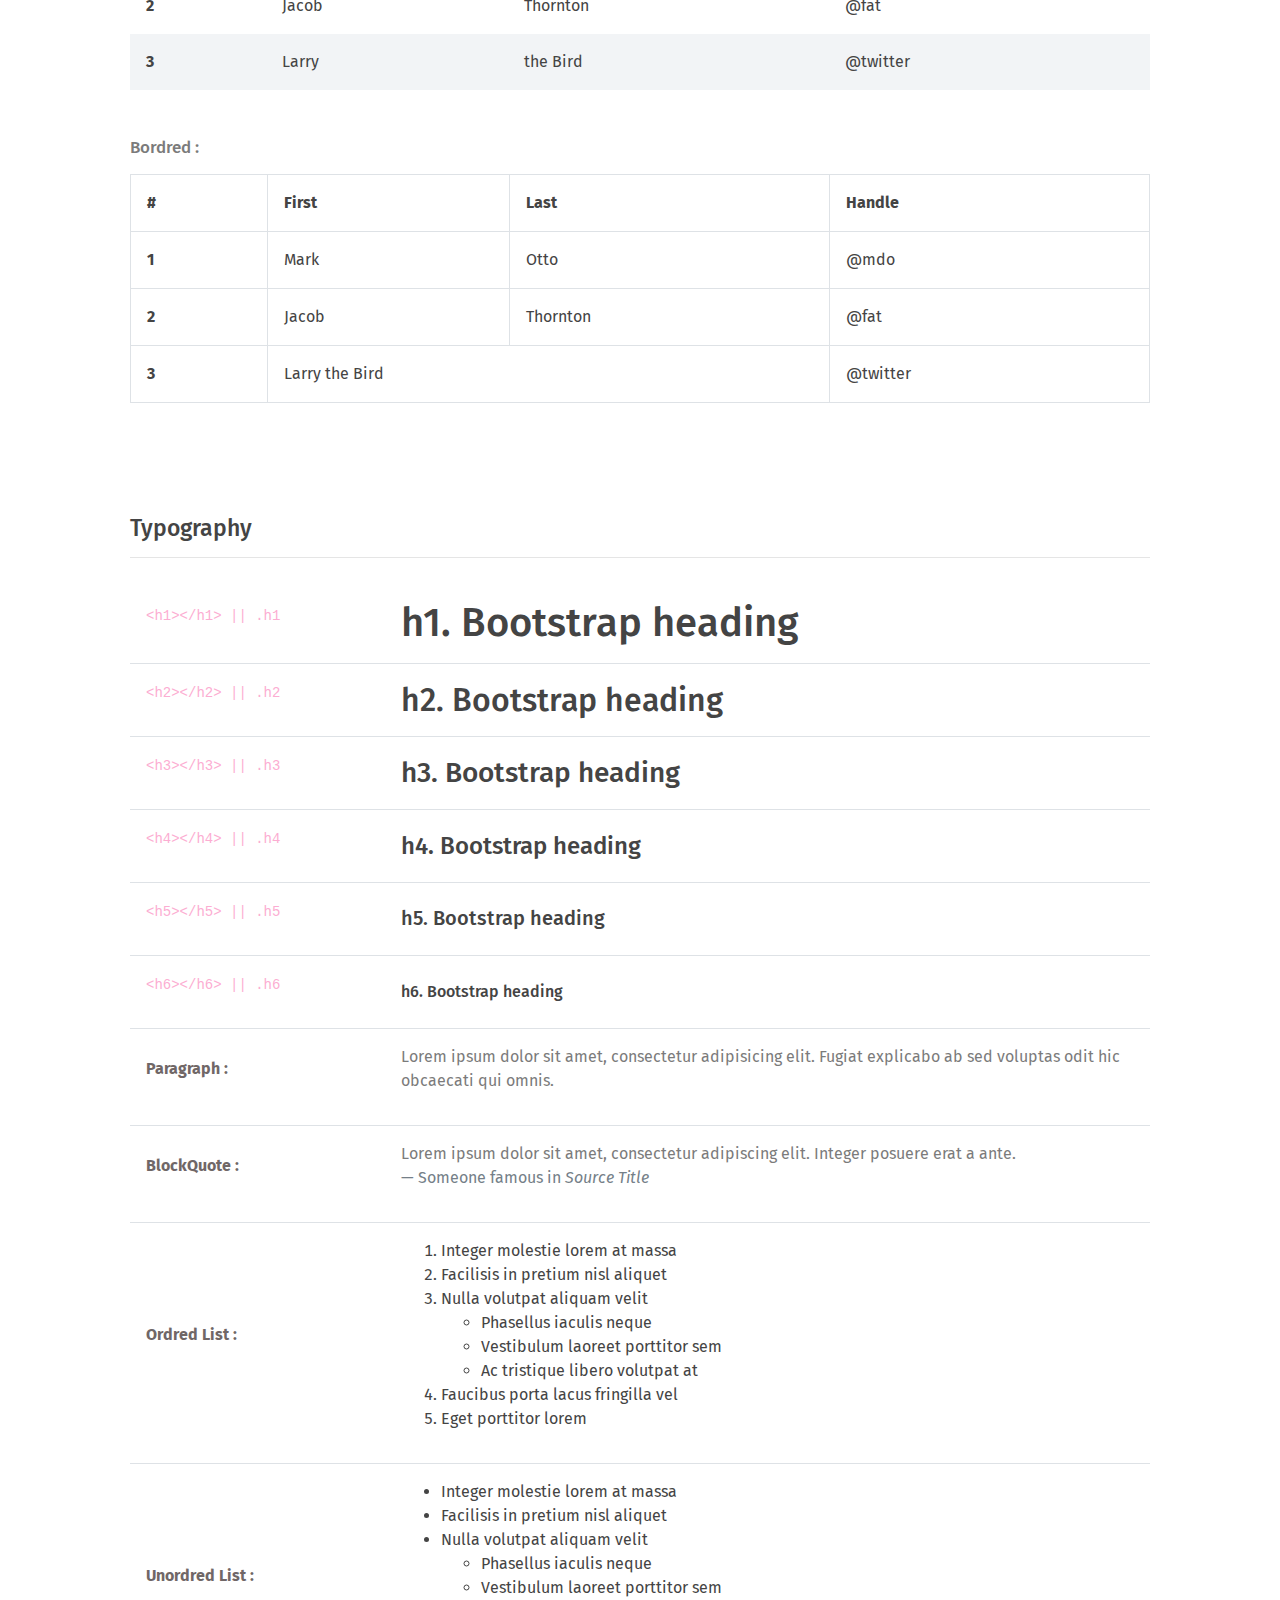
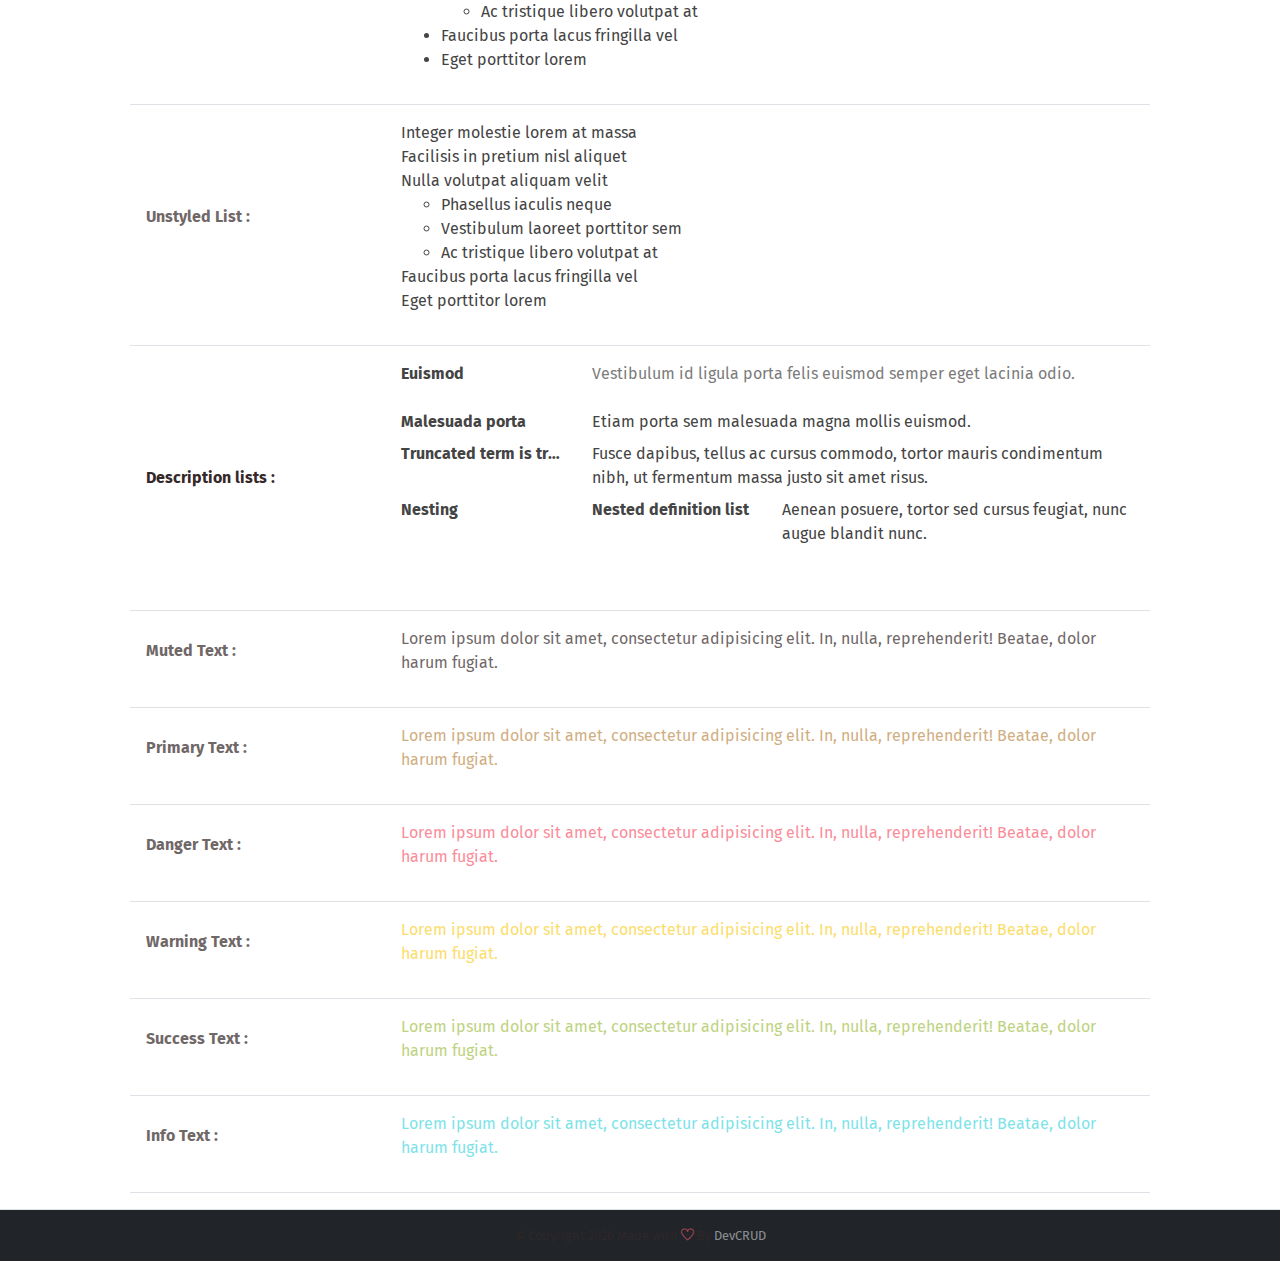
<file: components.html>
<!DOCTYPE html>
<html lang="en">
<head>
   <meta charset="utf-8">
    <meta name="viewport" content="width=device-width, initial-scale=1, shrink-to-fit=no">
    <meta name="description" content="Start your development with Pigga landing page.">
    <meta name="author" content="Devcrud">
    <title>Pigga | Components</title>
    <!-- font icons -->
    <link rel="stylesheet" href="assets/vendors/themify-icons/css/themify-icons.css">
    <!-- Bootstrap + Pigga main styles -->
   <link rel="stylesheet" href="assets/css/pigga.css">
</head>
<body>

   <!-- Page Header -->
   <header class="header header-mini"> 
      <div class="header-title">Components</div> 
      <nav aria-label="breadcrumb">
         <ol class="breadcrumb">
            <li class="breadcrumb-item"><a href="index.html">Home</a></li>
            <li class="breadcrumb-item active" aria-current="page">Components</li>
         </ol>
      </nav>
   </header> <!-- End Of Page Header -->

   <!-- main content -->
   <div class="container">

      <!-- Buttons -->
      <h3 class="mt-5">Buttons</h3>
      <hr>
      <h6 class="section-secondary-title">Styles :</h6>
      <button class="btn btn-primary">Default</button>
      <button class="btn btn-outline-primary">outline</button>
      <button class="btn btn-primary rounded">Rounded</button>
      <button class="btn btn-primary rounded"><i class="ti-thumb-up pr-1"></i> With Icon</button>
      <button class="btn btn-primary circle"><i class="ti-heart"></i></button>

      <h6 class="section-secondary-title mt-5">Sizes :</h6>
      <button class="btn btn-primary btn-lg">Large</button>
      <button class="btn btn-primary ">Regular</button>
      <button class="btn btn-primary btn-sm">Small</button>
      <button class="btn btn-primary w-sm ml-3">w-sm</button>
      <button class="btn btn-primary w-md">w-md</button>
      <button class="btn btn-primary w-lg">w-lg</button>

      <h6 class="section-secondary-title mt-5">Colors :</h6>          
      <button type="button" class="btn btn-primary">Primary</button>
      <button type="button" class="btn btn-secondary">Secondary</button>
      <button type="button" class="btn btn-success">Success</button>
      <button type="button" class="btn btn-danger">Danger</button>
      <button type="button" class="btn btn-warning">Warning</button>
      <button type="button" class="btn btn-info">Info</button>
      <button type="button" class="btn btn-light">Light</button>
      <button type="button" class="btn btn-dark">Dark</button>

      <h6 class="section-secondary-title mt-5">Buttons Tags :</h6>
      <button class="btn btn-primary" type="submit">Button</button>
      <input class="btn btn-primary" type="button" value="Input">
      <input class="btn btn-primary" type="submit" value="Submit">
      <input class="btn btn-primary" type="reset" value="Reset">
      
      <!-- devider -->
      <div class="py-5"></div>

      <!-- Inputs -->
      <h3>Inputs</h3>
      <hr>
      <div class="row mt-5">
         <div class="col-md-6">
            <h6 class="section-secondary-title">Form controls :</h6>        
            <div class="form-group">
               <input type="email" class="form-control" id="exampleFormControlInput1" placeholder="Email address">
            </div>
            <div class="form-group">
               <input type="date" class="form-control" id="exampleFormControlInput1" placeholder="Date">
            </div>
            <div class="form-group">
               <input class="form-control" type="text" placeholder="Readonly input here…" readonly>
            </div>
            <div class="form-group">
               <input class="form-control" id="disabledInput" type="text" placeholder="Disabled input here..." disabled>
            </div>
            <div class="form-group">
               <select class="form-control" id="exampleFormControlSelect1">
                  <option>Example select</option>
                  <option>1</option>
                  <option>2</option>
                  <option>3</option>
                  <option>4</option>
                  <option>5</option>
               </select>
            </div>
            <div class="form-group">
               <select multiple class="form-control" id="exampleFormControlSelect2">
                  <option>Example multiple select</option>
                  <option>1</option>
                  <option>2</option>
                  <option>3</option>
                  <option>4</option>
                  <option>5</option>
               </select>
            </div>
            <div class="form-group">
               <textarea class="form-control" id="exampleFormControlTextarea1" rows="3" placeholder="Example textarea"></textarea>
            </div>
         </div>
         <div class="col-md-6">
            <h6 class="section-secondary-title">Sizes :</h6>    
            <div class="form-group">
               <input class="form-control form-control-lg" type="text" placeholder=".form-control-lg">             
            </div>
            <div class="form-group">
               <input class="form-control" type="text" placeholder="Default input">
            </div>
            <div class="form-group">
               <input class="form-control form-control-sm" type="text" placeholder=".form-control-sm"> 
            </div>
         </div>
      </div> <!-- end of inputs -->   

      <!-- devider -->
      <div class="py-5"></div>             

      <!-- Dropdowns -->
      <h3 class="components-section-title font-weight-normal">Dropdowns</h3>
      <hr>
      <div class="dropdown d-inline-block">
         <button class="btn btn-outline-secondary dropdown-toggle" type="button" id="dropdownMenuButton" data-toggle="dropdown" aria-haspopup="true" aria-expanded="false">
         Dropdown button
         </button>
         <div class="dropdown-menu" aria-labelledby="dropdownMenuButton">
         <a class="dropdown-item" href="#">Action</a>
         <a class="dropdown-item" href="#">Another action</a>
         <a class="dropdown-item" href="#">Something else here</a>
         </div>
      </div>
      <div class="dropdown d-inline-block">
         <a class="btn btn-outline-secondary dropdown-toggle" href="#" role="button" id="dropdownMenuLink" data-toggle="dropdown" aria-haspopup="true" aria-expanded="false">
            Dropdown link
         </a>
         <div class="dropdown-menu" aria-labelledby="dropdownMenuLink">
            <a class="dropdown-item" href="#">Action</a>
            <a class="dropdown-item" href="#">Another action</a>
            <a class="dropdown-item" href="#">Something else here</a>
         </div>
      </div>
      <div class="btn-group">
         <button type="button" class="btn btn-outline-secondary">Split</button>
         <button type="button" class="btn btn-outline-secondary dropdown-toggle dropdown-toggle-split" data-toggle="dropdown" aria-haspopup="true" aria-expanded="false">
         <span class="sr-only">Toggle Dropdown</span>
         </button>
         <div class="dropdown-menu">
            <a class="dropdown-item" href="#">Action</a>
            <a class="dropdown-item" href="#">Another action</a>
            <a class="dropdown-item" href="#">Something else here</a>
            <div class="dropdown-divider"></div>
            <a class="dropdown-item" href="#">Separated link</a>
         </div>
      </div>
      <div class="btn-group">
         <button class="btn btn-outline-secondary dropdown-toggle" type="button" id="dropdownMenuButton" data-toggle="dropdown" aria-haspopup="true" aria-expanded="false">
            Form Dropdown
         </button>
         <div class="dropdown-menu form">
            <form class="px-4 py-3">
               <div class="form-group">
                  <input type="email" class="form-control" id="exampleDropdownFormEmail1" placeholder="email@example.com">
               </div>
               <div class="form-group">
                  <input type="password" class="form-control" id="exampleDropdownFormPassword1" placeholder="Password">
               </div>
               <div class="form-check mb-3">
                  <input type="checkbox" class="form-check-input" id="dropdownCheck">
                  <label class="form-check-label" for="dropdownCheck">
                     Remember me
                  </label>
               </div>
               <button type="submit" class="btn btn-primary btn-block">Sign in</button>
            </form>
            <div class="dropdown-divider"></div>
            <a class="dropdown-item" href="#"><small>New around here? Sign up</small></a>
            <a class="dropdown-item" href="#"><small>Forgot password?</small></a>
         </div>
      </div>       
      <h6 class="section-secondary-title mt-5">Directions :</h6>  
      <div class="btn-group dropup">
         <button type="button" class="btn btn-outline-secondary dropdown-toggle" data-toggle="dropdown" aria-haspopup="true" aria-expanded="false">
            Dropup
         </button>
         <div class="dropdown-menu">
            <a class="dropdown-item" href="#">Action</a>
            <a class="dropdown-item" href="#">Another action</a>
            <a class="dropdown-item" href="#">Something else here</a>
            <div class="dropdown-divider"></div>
            <a class="dropdown-item" href="#">Separated link</a>
         </div>
      </div>
      <div class="btn-group dropright">
         <button type="button" class="btn btn-outline-secondary dropdown-toggle" data-toggle="dropdown" aria-haspopup="true" aria-expanded="false">
            Dropup
         </button>
         <div class="dropdown-menu">
            <a class="dropdown-item" href="#">Action</a>
            <a class="dropdown-item" href="#">Another action</a>
            <a class="dropdown-item" href="#">Something else here</a>
            <div class="dropdown-divider"></div>
            <a class="dropdown-item" href="#">Separated link</a>
         </div>
      </div>
      <div class="btn-group">
         <button type="button" class="btn btn-outline-secondary dropdown-toggle" data-toggle="dropdown" aria-haspopup="true" aria-expanded="false">
            Dropdown
         </button>
         <div class="dropdown-menu">
            <a class="dropdown-item" href="#">Action</a>
            <a class="dropdown-item" href="#">Another action</a>
            <a class="dropdown-item" href="#">Something else here</a>
            <div class="dropdown-divider"></div>
            <a class="dropdown-item" href="#">Separated link</a>
         </div>
      </div>
      <div class="btn-group dropleft">
         <button type="button" class="btn btn-outline-secondary dropdown-toggle" data-toggle="dropdown" aria-haspopup="true" aria-expanded="false">
            Dropdown
         </button>
         <div class="dropdown-menu">
            <a class="dropdown-item" href="#">Action</a>
            <a class="dropdown-item" href="#">Another action</a>
            <a class="dropdown-item" href="#">Something else here</a>
            <div class="dropdown-divider"></div>
            <a class="dropdown-item" href="#">Separated link</a>
         </div>
      </div> <!-- end of Dropdowns -->  

      <!-- devider -->
      <div class="py-5"></div>   

      <!-- navbars -->
      <h3 class="components-section-title font-weight-normal mt-5">Navigations</h3>
      <hr>
      <nav class="navbar navbar-expand-sm navbar-dark bg-primary rounded shadow mb-3">
         <div class="container">
            <a class="navbar-brand" href="#">Primary Color</a>
            <button class="navbar-toggler ml-auto" type="button" data-toggle="collapse" data-target="#navbarSupportedContent" aria-controls="navbarSupportedContent" aria-expanded="false" aria-label="Toggle navigation">
            <span class="navbar-toggler-icon"></span>
            </button>
            <div class="collapse navbar-collapse" id="navbarSupportedContent">
               <ul class="navbar-nav ml-auto"> 
                  <li class="nav-item">
                     <a class="nav-link" href="#about">About Us</a>
                  </li>
                  <li class="nav-item">
                     <a class="nav-link" href="#service">Our Service</a>
                  </li>
                  <li class="nav-item">
                     <a class="nav-link" href="#team">Our Team</a>
                  </li>
                  <li class="nav-item">
                     <a href="#book-table" class="ml-4 mt-1 btn btn-light btn-sm">navbar button</a>
                  </li>
               </ul>                       
            </div>
         </div>
      </nav>
      <nav class="navbar navbar-expand-sm navbar-dark bg-secondary rounded shadow mb-3">
         <div class="container">
            <a class="navbar-brand" href="#">Secondary Color</a>
            <button class="navbar-toggler ml-auto" type="button" data-toggle="collapse" data-target="#navbarSupportedContent" aria-controls="navbarSupportedContent" aria-expanded="false" aria-label="Toggle navigation">
            <span class="navbar-toggler-icon"></span>
            </button>
            <div class="collapse navbar-collapse" id="navbarSupportedContent">
               <ul class="navbar-nav ml-auto"> 
                  <li class="nav-item">
                     <a class="nav-link" href="#about">About Us</a>
                  </li>
                  <li class="nav-item">
                     <a class="nav-link" href="#service">Our Service</a>
                  </li>
                  <li class="nav-item">
                     <a class="nav-link" href="#team">Our Team</a>
                  </li>
                  <li class="nav-item">
                     <a href="#book-table" class="ml-4 mt-1 btn btn-light btn-sm">navbar button</a>
                  </li>
               </ul>                       
            </div>
         </div>
      </nav>
      <nav class="navbar navbar-expand-sm navbar-dark bg-success rounded shadow mb-3">
         <div class="container">
            <a class="navbar-brand" href="#">Success Color</a>
            <button class="navbar-toggler ml-auto" type="button" data-toggle="collapse" data-target="#navbarSupportedContent" aria-controls="navbarSupportedContent" aria-expanded="false" aria-label="Toggle navigation">
            <span class="navbar-toggler-icon"></span>
            </button>
            <div class="collapse navbar-collapse" id="navbarSupportedContent">
               <ul class="navbar-nav ml-auto"> 
                  <li class="nav-item">
                     <a class="nav-link" href="#about">About Us</a>
                  </li>
                  <li class="nav-item">
                     <a class="nav-link" href="#service">Our Service</a>
                  </li>
                  <li class="nav-item">
                     <a class="nav-link" href="#team">Our Team</a>
                  </li>
                  <li class="nav-item">
                     <a href="#book-table" class="ml-4 mt-1 btn btn-light btn-sm">navbar button</a>
                  </li>
               </ul>                       
            </div>
         </div>
      </nav>
      <nav class="navbar navbar-expand-sm navbar-dark bg-info rounded shadow mb-3">
         <div class="container">
            <a class="navbar-brand" href="#">Info Color</a>
            <button class="navbar-toggler ml-auto" type="button" data-toggle="collapse" data-target="#navbarSupportedContent" aria-controls="navbarSupportedContent" aria-expanded="false" aria-label="Toggle navigation">
            <span class="navbar-toggler-icon"></span>
            </button>
            <div class="collapse navbar-collapse" id="navbarSupportedContent">
               <ul class="navbar-nav ml-auto"> 
                  <li class="nav-item">
                     <a class="nav-link" href="#about">About Us</a>
                  </li>
                  <li class="nav-item">
                     <a class="nav-link" href="#service">Our Service</a>
                  </li>
                  <li class="nav-item">
                     <a class="nav-link" href="#team">Our Team</a>
                  </li>
                  <li class="nav-item">
                     <a href="#book-table" class="ml-4 mt-1 btn btn-light btn-sm">navbar button</a>
                  </li>
               </ul>                       
            </div>
         </div>
      </nav>
      <nav class="navbar navbar-expand-sm navbar-dark bg-warning rounded shadow mb-3">
         <div class="container">
            <a class="navbar-brand" href="#">Warning Color</a>
            <button class="navbar-toggler ml-auto" type="button" data-toggle="collapse" data-target="#navbarSupportedContent" aria-controls="navbarSupportedContent" aria-expanded="false" aria-label="Toggle navigation">
            <span class="navbar-toggler-icon"></span>
            </button>
            <div class="collapse navbar-collapse" id="navbarSupportedContent">
               <ul class="navbar-nav ml-auto"> 
                  <li class="nav-item">
                     <a class="nav-link" href="#about">About Us</a>
                  </li>
                  <li class="nav-item">
                     <a class="nav-link" href="#service">Our Service</a>
                  </li>
                  <li class="nav-item">
                     <a class="nav-link" href="#team">Our Team</a>
                  </li>
                  <li class="nav-item">
                     <a href="#book-table" class="ml-4 mt-1 btn btn-light btn-sm">navbar button</a>
                  </li>
               </ul>                       
            </div>
         </div>
      </nav>
      <nav class="navbar navbar-expand-sm navbar-dark bg-danger rounded shadow mb-3">
         <div class="container">
            <a class="navbar-brand" href="#">Danger Color</a>
            <button class="navbar-toggler ml-auto" type="button" data-toggle="collapse" data-target="#navbarSupportedContent" aria-controls="navbarSupportedContent" aria-expanded="false" aria-label="Toggle navigation">
            <span class="navbar-toggler-icon"></span>
            </button>
            <div class="collapse navbar-collapse" id="navbarSupportedContent">
               <ul class="navbar-nav ml-auto"> 
                  <li class="nav-item">
                     <a class="nav-link" href="#about">About Us</a>
                  </li>
                  <li class="nav-item">
                     <a class="nav-link" href="#service">Our Service</a>
                  </li>
                  <li class="nav-item">
                     <a class="nav-link" href="#team">Our Team</a>
                  </li>
                  <li class="nav-item">
                     <a href="#book-table" class="ml-4 mt-1 btn btn-light btn-sm">navbar button</a>
                  </li>
               </ul>                       
            </div>
         </div>
      </nav>
      <nav class="navbar navbar-expand-sm navbar-dark bg-dark rounded shadow mb-3">
         <div class="container">
            <a class="navbar-brand" href="#">Dark Color</a>
            <button class="navbar-toggler ml-auto" type="button" data-toggle="collapse" data-target="#navbarSupportedContent" aria-controls="navbarSupportedContent" aria-expanded="false" aria-label="Toggle navigation">
            <span class="navbar-toggler-icon"></span>
            </button>
            <div class="collapse navbar-collapse" id="navbarSupportedContent">
               <ul class="navbar-nav ml-auto"> 
                  <li class="nav-item">
                     <a class="nav-link" href="#about">About Us</a>
                  </li>
                  <li class="nav-item">
                     <a class="nav-link" href="#service">Our Service</a>
                  </li>
                  <li class="nav-item">
                     <a class="nav-link" href="#team">Our Team</a>
                  </li>
                  <li class="nav-item">
                     <a href="#book-table" class="ml-4 mt-1 btn btn-primary btn-sm">navbar button</a>
                  </li>
               </ul>                       
            </div>
         </div>
      </nav>
      <nav class="navbar navbar-expand-sm navbar-light bg-light rounded shadow mb-3">
         <div class="container">
            <a class="navbar-brand" href="#">Dark Color</a>
            <button class="navbar-toggler ml-auto" type="button" data-toggle="collapse" data-target="#navbarSupportedContent" aria-controls="navbarSupportedContent" aria-expanded="false" aria-label="Toggle navigation">
            <span class="navbar-toggler-icon"></span>
            </button>
            <div class="collapse navbar-collapse" id="navbarSupportedContent">
               <ul class="navbar-nav ml-auto"> 
                  <li class="nav-item">
                     <a class="nav-link" href="#about">About Us</a>
                  </li>
                  <li class="nav-item">
                     <a class="nav-link" href="#service">Our Service</a>
                  </li>
                  <li class="nav-item">
                     <a class="nav-link" href="#team">Our Team</a>
                  </li>
                  <li class="nav-item">
                     <a href="#book-table" class="ml-4 mt-1 btn btn-dark btn-sm">navbar button</a>
                  </li>
               </ul>                       
            </div>
         </div>
      </nav>
      <!-- End of navbars -->

      <!-- devider -->
      <div class="py-5"></div>   
      
      <!-- progress bars -->
      <div class="row justify-content-between">
         <div class="col-md-5">
            <h3 class="components-section-title font-weight-normal mt-5">Progress Bars :</h3>
            <hr>
            <small>Default: </small>
            <div class="progress mt-2 mb-3">
               <div class="progress-bar" role="progressbar" style="width: 90%" aria-valuenow="25" aria-valuemin="0" aria-valuemax="100"><span>90%</span></div>
            </div>
            <small>Success:</small>
            <div class="progress mt-2 mb-3">
               <div class="progress-bar bg-success" role="progressbar" style="width: 90%" aria-valuenow="25" aria-valuemin="0" aria-valuemax="100"><span>90%</span></div>
            </div>
            <small>Danger:</small>
            <div class="progress mt-2 mb-3">
               <div class="progress-bar bg-danger" role="progressbar" style="width: 90%" aria-valuenow="25" aria-valuemin="0" aria-valuemax="100"><span>90%</span></div>
            </div>
            <small>Warning:</small>
            <div class="progress mt-2 mb-3">
               <div class="progress-bar bg-warning" role="progressbar" style="width: 90%" aria-valuenow="25" aria-valuemin="0" aria-valuemax="100"><span>90%</span></div>
            </div>
            <small>Info:</small>
            <div class="progress mt-2 mb-3">
               <div class="progress-bar bg-info" role="progressbar" style="width: 90%" aria-valuenow="25" aria-valuemin="0" aria-valuemax="100"><span>90%</span></div>
            </div>
            <small>Dark:</small>
            <div class="progress mt-2 mb-3">
               <div class="progress-bar bg-dark" role="progressbar" style="width: 90%" aria-valuenow="25" aria-valuemin="0" aria-valuemax="100"><span>90%</span></div>
            </div>
         </div>
         <div class="col-md-6">
            <h3 class="components-section-title font-weight-normal mt-5">Paginations :</h3>
            <hr>
            <nav aria-label="Page navigation example">
               <ul class="pagination pagination-sm">
                  <li class="page-item"><a class="page-link" href="#"><i class="ti-angle-double-left"></i></a></li>
                  <li class="page-item"><a class="page-link" href="#">1</a></li>
                  <li class="page-item"><a class="page-link" href="#">2</a></li>
                  <li class="page-item active"><a class="page-link" href="#">3</a></li>
                  <li class="page-item"><a class="page-link" href="#">4</a></li>
                  <li class="page-item"><a class="page-link" href="#">5</a></li>
                  <li class="page-item"><a class="page-link" href="#"><i class="ti-angle-double-right"></i></a></li>
               </ul>
            </nav>
            <nav aria-label="Page navigation example">
               <ul class="pagination">
               <li class="page-item"><a class="page-link" href="#"><i class="ti-angle-double-left"></i></a></li>
                  <li class="page-item"><a class="page-link" href="#">1</a></li>
                  <li class="page-item"><a class="page-link" href="#">2</a></li>
                  <li class="page-item active"><a class="page-link" href="#">3</a></li>
                  <li class="page-item"><a class="page-link" href="#">4</a></li>
                  <li class="page-item"><a class="page-link" href="#">5</a></li>
                  <li class="page-item"><a class="page-link" href="#"><i class="ti-angle-double-right"></i></a></li>
               </ul>
            </nav>
            <nav aria-label="Page navigation example">
               <ul class="pagination pagination-lg">
                  <li class="page-item"><a class="page-link" href="#"><i class="ti-angle-double-left"></i></a></li>
                  <li class="page-item"><a class="page-link" href="#">1</a></li>
                  <li class="page-item"><a class="page-link" href="#">2</a></li>
                  <li class="page-item active"><a class="page-link" href="#">3</a></li>
                  <li class="page-item"><a class="page-link" href="#">4</a></li>
                  <li class="page-item"><a class="page-link" href="#">5</a></li>
                  <li class="page-item"><a class="page-link" href="#"><i class="ti-angle-double-right"></i></a></li>
               </ul>
            </nav>

            <!-- Badges -->
            <h3 class="components-section-title font-weight-normal mt-5">Badges :</h3>
            <hr>
            <span class="badge badge-primary">Primary</span>
            <span class="badge badge-secondary">Secondary</span>
            <span class="badge badge-success">Success</span>
            <span class="badge badge-danger">Danger</span>
            <span class="badge badge-warning">Warning</span>
            <span class="badge badge-info">Info</span>
            <span class="badge badge-light">Light</span>
            <span class="badge badge-dark">Dark</span>
            <h6 class="section-secondary-title mt-4 mb-2">Badge Pills :</h6>
            <span class="badge badge-pill badge-primary">Primary</span>
            <span class="badge badge-pill badge-secondary">Secondary</span>
            <span class="badge badge-pill badge-success">Success</span>
            <span class="badge badge-pill badge-danger">Danger</span>
            <span class="badge badge-pill badge-warning">Warning</span>
            <span class="badge badge-pill badge-info">Info</span>
            <span class="badge badge-pill badge-light">Light</span>
            <span class="badge badge-pill badge-dark">Dark</span>
         </div>
      </div> <!-- End of Progress bars -->

      <!-- devider -->
      <div class="py-5"></div>  

      <!-- Alerts -->
      <h3 class="components-section-title font-weight-normal mt-5">Alerts :</h3>
      <hr>
      <div class="alert alert-primary alert-dismissible fade show" role="alert">
         A simple primary alert—check it out!
         <button type="button" class="close" data-dismiss="alert" aria-label="Close">
            <span aria-hidden="true">&times;</span>
         </button>
      </div>
      <div class="alert alert-secondary alert-dismissible fade show" role="alert">
         A simple secondary alert—check it out!
         <button type="button" class="close" data-dismiss="alert" aria-label="Close">
            <span aria-hidden="true">&times;</span>
         </button>
      </div>
      <div class="alert alert-success alert-dismissible fade show" role="alert">
         A simple success alert—check it out!
         <button type="button" class="close" data-dismiss="alert" aria-label="Close">
            <span aria-hidden="true">&times;</span>
         </button>
      </div>
      <div class="alert alert-danger alert-dismissible fade show" role="alert">
         A simple danger alert—check it out!
         <button type="button" class="close" data-dismiss="alert" aria-label="Close">
            <span aria-hidden="true">&times;</span>
         </button>
      </div>
      <div class="alert alert-warning alert-dismissible fade show" role="alert">
         A simple warning alert—check it out!
         <button type="button" class="close" data-dismiss="alert" aria-label="Close">
            <span aria-hidden="true">&times;</span>
         </button>
      </div>
      <div class="alert alert-info alert-dismissible fade show" role="alert">
         A simple info alert—check it out!
         <button type="button" class="close" data-dismiss="alert" aria-label="Close">
            <span aria-hidden="true">&times;</span>
         </button>
      </div>
      <div class="alert alert-dark alert-dismissible fade show" role="alert">
         A simple dark alert—check it out!
         <button type="button" class="close" data-dismiss="alert" aria-label="Close">
            <span aria-hidden="true">&times;</span>
         </button>
      </div>
      <!-- end of alerts -->

      <!-- devider -->
      <div class="py-5"></div> 
   
      <!-- tables -->
      <h3 class="components-section-title">Tables</h3>
      <hr>
      <table class="table">
         <thead>
            <tr>
               <th scope="col">#</th>
               <th scope="col">First</th>
               <th scope="col">Last</th>
               <th scope="col">Handle</th>
            </tr>
         </thead>
         <tbody>
            <tr>
               <th scope="row">1</th>
               <td>Mark</td>
               <td>Otto</td>
               <td>@mdo</td>
            </tr>
            <tr>
               <th scope="row">2</th>
               <td>Jacob</td>
               <td>Thornton</td>
               <td>@fat</td>
            </tr>
            <tr>
               <th scope="row">3</th>
               <td>Larry</td>
               <td>the Bird</td>
               <td>@twitter</td>
            </tr>
         </tbody>
      </table>

      <h6 class="section-secondary-title mt-5">Striped rows :</h6>
      <table class="table table-striped">
         <thead>
            <tr>
               <th scope="col">#</th>
               <th scope="col">First</th>
               <th scope="col">Last</th>
               <th scope="col">Handle</th>
            </tr>
         </thead>
         <tbody>
            <tr>
               <th scope="row">1</th>
               <td>Mark</td>
               <td>Otto</td>
               <td>@mdo</td>
            </tr>
            <tr>
               <th scope="row">2</th>
               <td>Jacob</td>
               <td>Thornton</td>
               <td>@fat</td>
            </tr>
            <tr>
               <th scope="row">3</th>
               <td>Larry</td>
               <td>the Bird</td>
               <td>@twitter</td>
            </tr>
         </tbody>
      </table>

      <h6 class="section-secondary-title mt-5">Bordred :</h6>
      <table class="table table-bordered">
         <thead>
            <tr>
               <th scope="col">#</th>
               <th scope="col">First</th>
               <th scope="col">Last</th>
               <th scope="col">Handle</th>
            </tr>
         </thead>
         <tbody>
            <tr>
               <th scope="row">1</th>
               <td>Mark</td>
               <td>Otto</td>
               <td>@mdo</td>
            </tr>
            <tr>
               <th scope="row">2</th>
               <td>Jacob</td>
               <td>Thornton</td>
               <td>@fat</td>
            </tr>
            <tr>
               <th scope="row">3</th>
               <td colspan="2">Larry the Bird</td>
               <td>@twitter</td>
            </tr>
         </tbody>
      </table>
      <!-- end of tables -->

      <!-- devider -->
      <div class="py-5"></div> 

      <!-- typography -->
      <h3 class="components-section-title">Typography</h3>
      <hr>
      <table class="table table-borderless v-align-center">
         <tbody>
            <tr>
               <td>
                  <p><code class="highlighter-rouge">&lt;h1&gt;&lt;/h1&gt; || .h1</code></p>
               </td>
               <td class="w-75"><span class="h1">h1. Bootstrap heading</span></td>
            </tr>
            <tr>
               <td>
                  <p><code class="highlighter-rouge">&lt;h2&gt;&lt;/h2&gt; || .h2</code></p>
               </td>
               <td><span class="h2">h2. Bootstrap heading</span></td>
            </tr>
            <tr>
               <td>
                  <p><code class="highlighter-rouge">&lt;h3&gt;&lt;/h3&gt; || .h3</code></p>
               </td>
               <td><span class="h3">h3. Bootstrap heading</span></td>
            </tr>
            <tr>
               <td>
                  <p><code class="highlighter-rouge">&lt;h4&gt;&lt;/h4&gt; || .h4</code></p>
               </td>
               <td><span class="h4">h4. Bootstrap heading</span></td>
            </tr>
            <tr>
               <td>
                  <p><code class="highlighter-rouge">&lt;h5&gt;&lt;/h5&gt; || .h5</code></p>
               </td>
               <td><span class="h5">h5. Bootstrap heading</span></td>
            </tr>
            <tr>
               <td>
                  <p><code class="highlighter-rouge">&lt;h6&gt;&lt;/h6&gt; || .h6</code></p>
               </td>
               <td><span class="h6">h6. Bootstrap heading</span></td>
            </tr>
            <tr>
               <td>
                  <p class="font-weight-bold text-muted">Paragraph :</p>
               </td>
               <td><p>Lorem ipsum dolor sit amet, consectetur adipisicing elit. Fugiat explicabo ab sed voluptas odit hic obcaecati qui omnis.</p></td>
            </tr>
            <tr>
               <td>
                  <p class="font-weight-bold text-muted">BlockQuote :</p>
               </td>
               <td>
                  <blockquote class="blockquote">
                     <p class="mb-0">Lorem ipsum dolor sit amet, consectetur adipiscing elit. Integer posuere erat a ante.</p>
                     <footer class="blockquote-footer">Someone famous in <cite title="Source Title">Source Title</cite></footer>
                  </blockquote>
               </td>
            </tr>
            <tr>
               <td><p class="font-weight-bold text-muted">Ordred List :</p></td>
               <td>
                  <ol>
                     <li>Integer molestie lorem at massa</li>
                     <li>Facilisis in pretium nisl aliquet</li>
                     <li>Nulla volutpat aliquam velit
                        <ul>
                           <li>Phasellus iaculis neque</li>
                           <li>Vestibulum laoreet porttitor sem</li>
                           <li>Ac tristique libero volutpat at</li>
                        </ul>
                     </li>
                     <li>Faucibus porta lacus fringilla vel</li>
                     <li>Eget porttitor lorem</li>
                  </ol>
               </td>
            </tr>
            <tr>
               <td><p class="font-weight-bold text-muted">Unordred List :</p></td>
               <td>
                  <ul >
                     <li>Integer molestie lorem at massa</li>
                     <li>Facilisis in pretium nisl aliquet</li>
                     <li>Nulla volutpat aliquam velit
                        <ul>
                           <li>Phasellus iaculis neque</li>
                           <li>Vestibulum laoreet porttitor sem</li>
                           <li>Ac tristique libero volutpat at</li>
                        </ul>
                     </li>
                     <li>Faucibus porta lacus fringilla vel</li>
                     <li>Eget porttitor lorem</li>
                  </ul>
               </td>
            </tr>
            <tr>
               <td><p class="font-weight-bold text-muted">Unstyled List :</p></td>
               <td>
                  <ul class="list-unstyled">
                     <li>Integer molestie lorem at massa</li>
                     <li>Facilisis in pretium nisl aliquet</li>
                     <li>Nulla volutpat aliquam velit
                        <ul>
                           <li>Phasellus iaculis neque</li>
                           <li>Vestibulum laoreet porttitor sem</li>
                           <li>Ac tristique libero volutpat at</li>
                        </ul>
                     </li>
                     <li>Faucibus porta lacus fringilla vel</li>
                     <li>Eget porttitor lorem</li>
                  </ul>
               </td>
            </tr>
            <tr>
               <td class="font-weight-bold text-muted">Description lists : </td>
               <td>
                  <dl class="row">
                     <dt class="col-sm-3">Euismod</dt>
                     <dd class="col-sm-9">
                        <p>Vestibulum id ligula porta felis euismod semper eget lacinia odio.</p>
                     </dd>

                     <dt class="col-sm-3">Malesuada porta</dt>
                     <dd class="col-sm-9">Etiam porta sem malesuada magna mollis euismod.</dd>

                     <dt class="col-sm-3 text-truncate">Truncated term is truncated</dt>
                     <dd class="col-sm-9">Fusce dapibus, tellus ac cursus commodo, tortor mauris condimentum nibh, ut fermentum massa justo sit amet risus.</dd>

                     <dt class="col-sm-3">Nesting</dt>
                     <dd class="col-sm-9">
                        <dl class="row">
                           <dt class="col-sm-4">Nested definition list</dt>
                           <dd class="col-sm-8">Aenean posuere, tortor sed cursus feugiat, nunc augue blandit nunc.</dd>
                        </dl>
                     </dd>
                  </dl>
               </td>
            </tr>
            <tr>
               <td>
                  <p class="font-weight-bold text-muted">Muted Text :</p>
               </td>
               <td>
                  <p class="text-muted">Lorem ipsum dolor sit amet, consectetur adipisicing elit. In, nulla, reprehenderit! Beatae, dolor harum fugiat.</p>
               </td>
            </tr>
            <tr>
               <td>
                  <p class="font-weight-bold text-muted">Primary Text :</p>
               </td>
               <td>
                  <p class="text-primary">Lorem ipsum dolor sit amet, consectetur adipisicing elit. In, nulla, reprehenderit! Beatae, dolor harum fugiat.</p>
               </td>
            </tr>
            <tr>
               <td>
                  <p class="font-weight-bold text-muted">Danger Text :</p>
               </td>
               <td>
                  <p class="text-danger">Lorem ipsum dolor sit amet, consectetur adipisicing elit. In, nulla, reprehenderit! Beatae, dolor harum fugiat.</p>
               </td>
            </tr>
            <tr>
               <td>
                  <p class="font-weight-bold text-muted">Warning Text :</p>
               </td>
               <td>
                  <p class="text-warning">Lorem ipsum dolor sit amet, consectetur adipisicing elit. In, nulla, reprehenderit! Beatae, dolor harum fugiat.</p>
               </td>
            </tr>
            <tr>
               <td>
                  <p class="font-weight-bold text-muted">Success Text :</p>
               </td>
               <td>
                  <p class="text-success">Lorem ipsum dolor sit amet, consectetur adipisicing elit. In, nulla, reprehenderit! Beatae, dolor harum fugiat.</p>
               </td>
            </tr>
            <tr>
               <td>
                  <p class="font-weight-bold text-muted">Info Text :</p>
               </td>
               <td>
                  <p class="text-info">Lorem ipsum dolor sit amet, consectetur adipisicing elit. In, nulla, reprehenderit! Beatae, dolor harum fugiat.</p>
               </td>
            </tr>
         </tbody>
      </table>
   </div>
   <!-- end of typography -->

   <!-- Page Footer -->
   <div class="bg-dark text-light text-center border-top wow fadeIn">
        <p class="mb-0 py-3 text-muted small">&copy; Copyright <script>document.write(new Date().getFullYear())</script> Made with <i class="ti-heart text-danger"></i> By <a href="http://devcrud.com">DevCRUD</a></p>
    </div>
    <!-- End of Page Footer -->
   
   <!-- core  -->
   <script src="assets/vendors/jquery/jquery-3.4.1.js"></script>
   <script src="assets/vendors/bootstrap/bootstrap.bundle.js"></script>

</body>
</html>
</file>
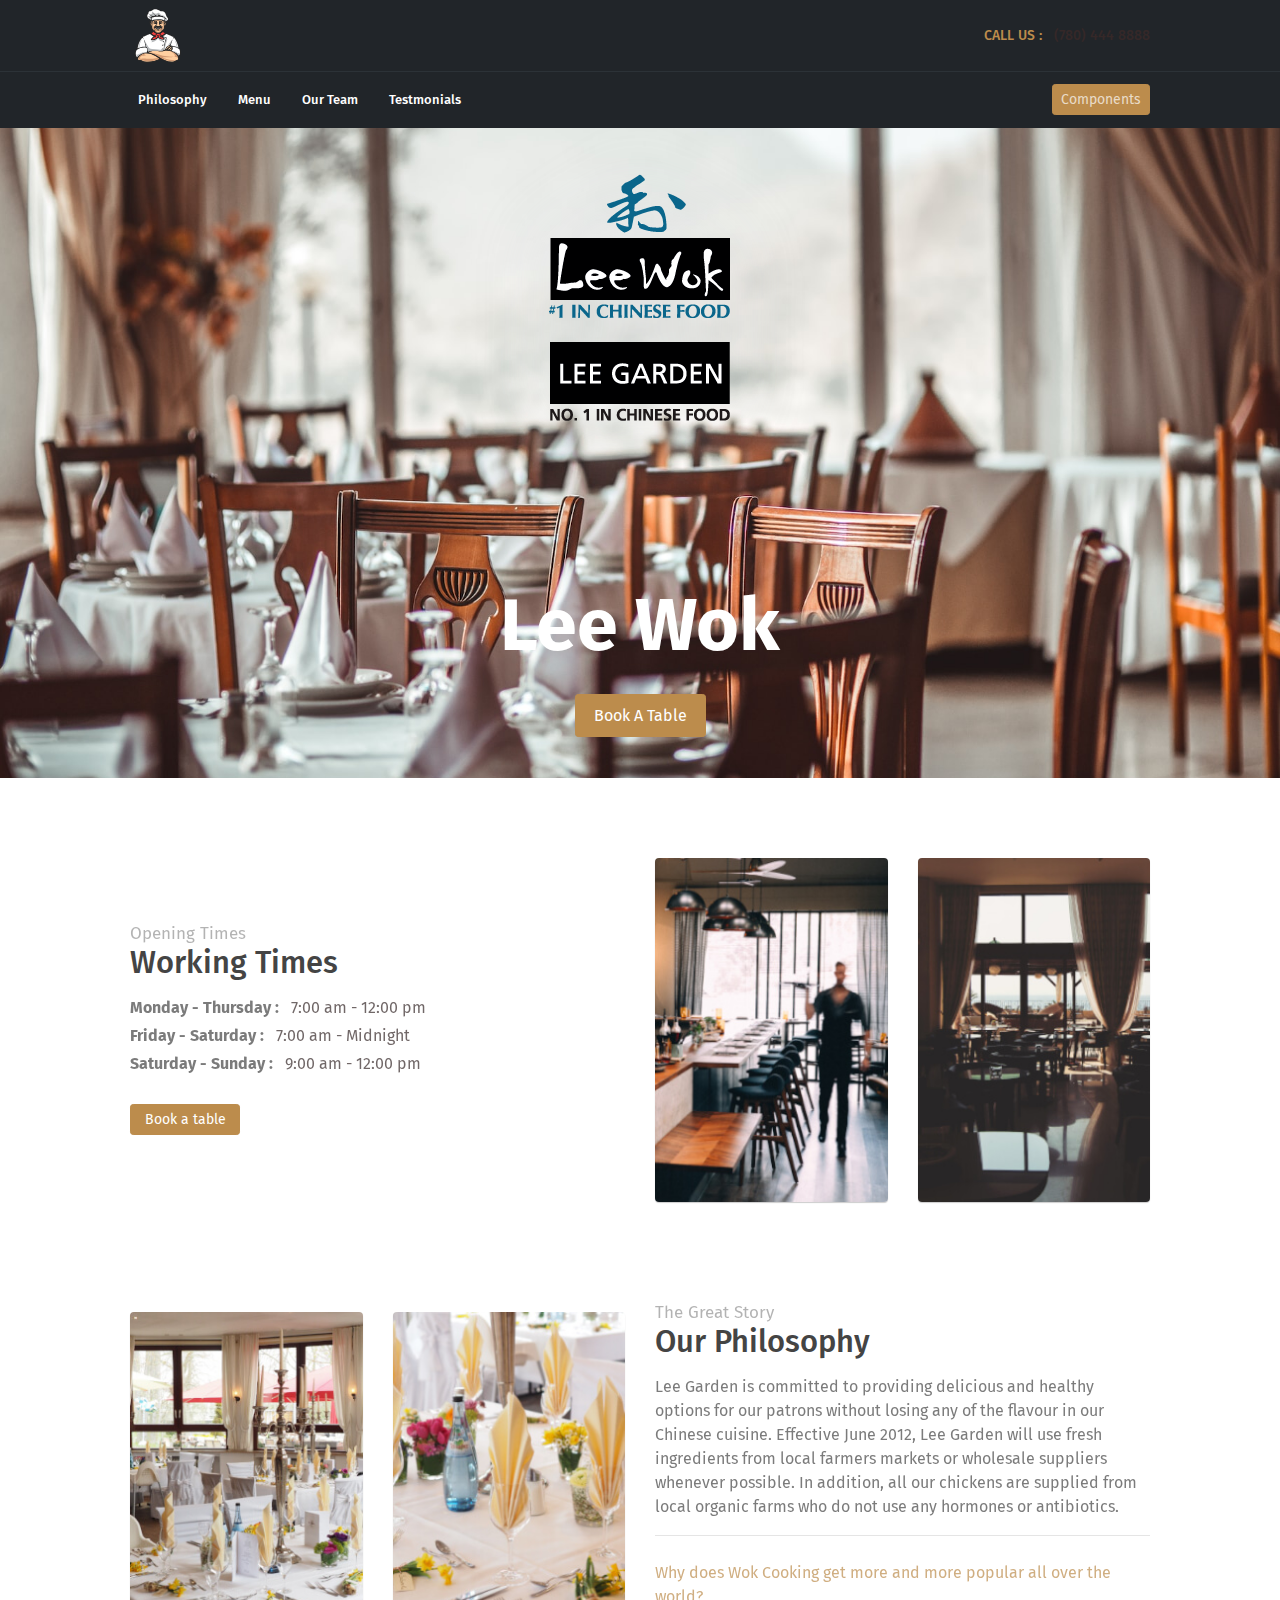
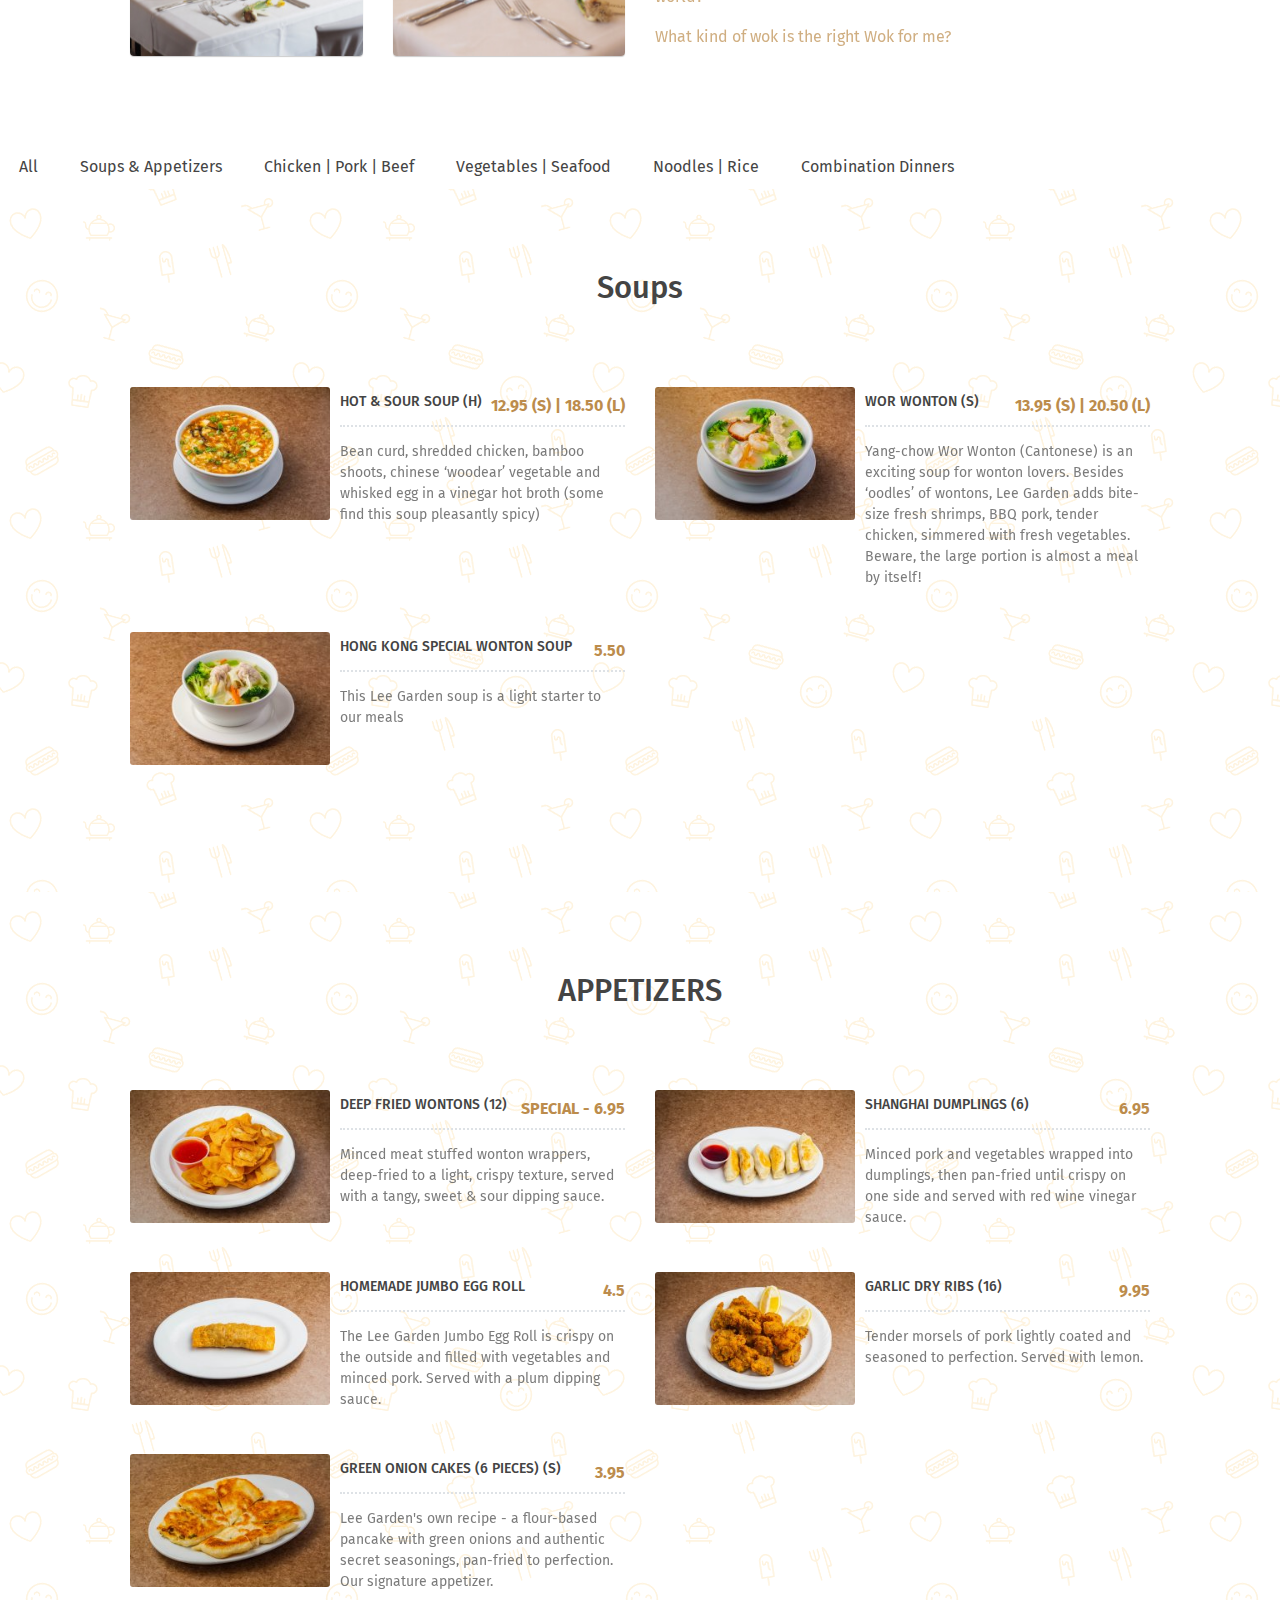
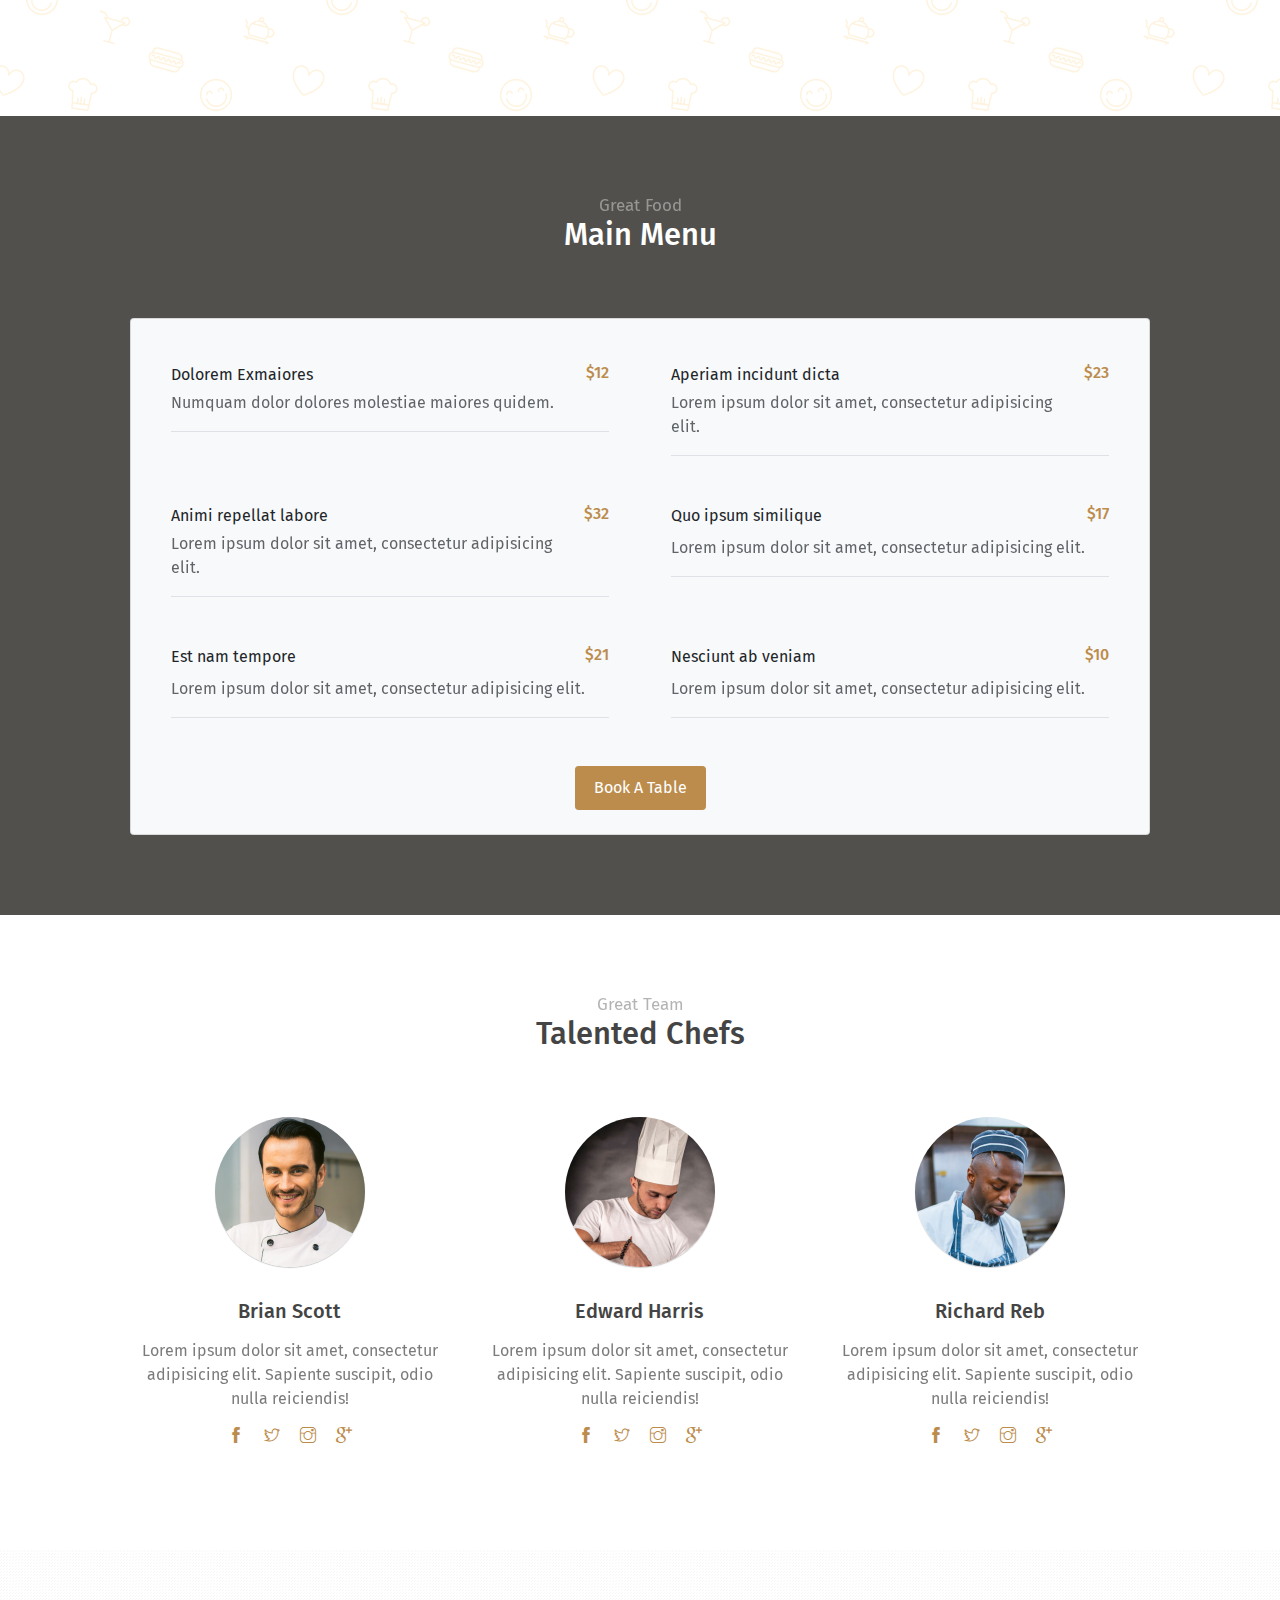
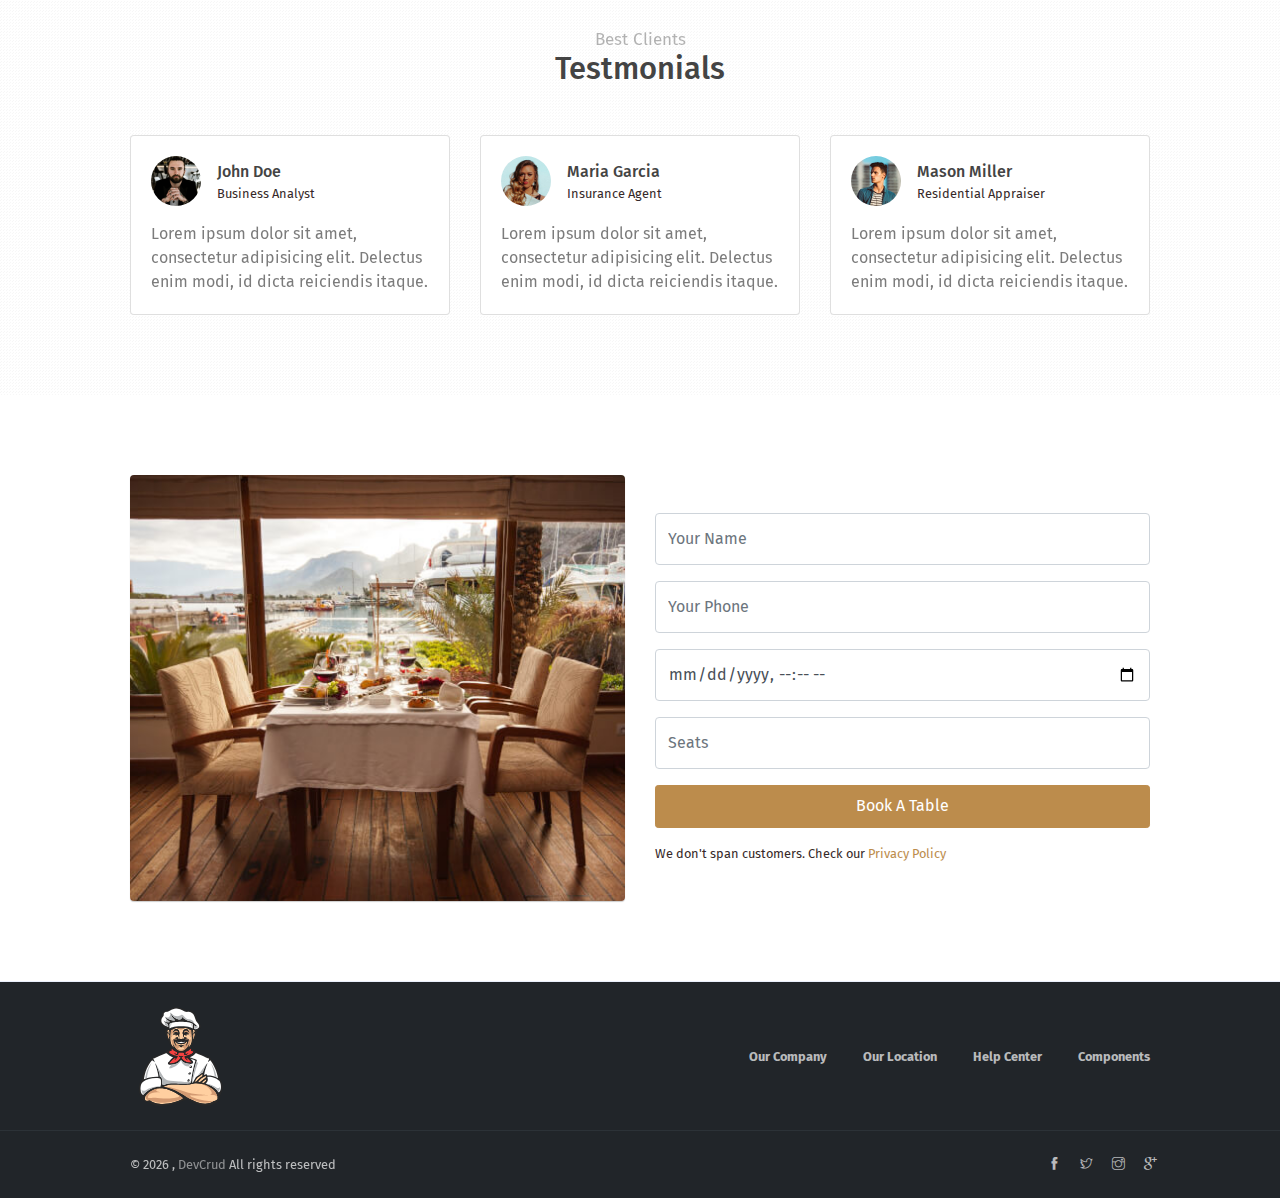
<file: index copy.html>
<!DOCTYPE html>
<html lang="en">
  <head>
    <meta charset="utf-8" />
    <meta
      name="viewport"
      content="width=device-width, initial-scale=1, shrink-to-fit=no"
    />
    <meta
      name="description"
      content="Start your development with Pigga landing page."
    />
    <meta name="author" content="Devcrud" />
    <title>Lee Wok | Lee Garden | No. One in Chinese Food</title>
    <!-- font icons -->
    <link
      rel="stylesheet"
      href="assets/vendors/themify-icons/css/themify-icons.css"
    />
    <!-- Bootstrap + Pigga main styles -->
    <link rel="stylesheet" href="assets/css/pigga.css" />
  </head>
  <body data-spy="scroll" data-target=".navbar" data-offset="40" id="home">
    <!-- First Navigation -->
    <nav class="navbar nav-first navbar-dark bg-dark">
      <div class="container">
        <a class="navbar-brand" href="#">
          <img
            src="assets/imgs/navbar-brand.svg"
            alt="Download free bootstrap 4 landing page, free boootstrap 4 templates, Download free bootstrap 4.1 landing page, free boootstrap 4.1.1 templates, Pigga Landing page"
          />
        </a>
        <ul class="navbar-nav ml-auto">
          <li class="nav-item">
            <a class="nav-link text-primary" href="#home"
              >CALL US : <span class="pl-2 text-muted">(780) 444 8888</span></a
            >
          </li>
        </ul>
      </div>
    </nav>
    <!-- End of First Navigation -->
    <!-- Second Navigation -->
    <nav
      class="nav-second navbar custom-navbar navbar-expand-sm navbar-dark bg-dark sticky-top"
    >
      <div class="container">
        <button
          class="navbar-toggler ml-auto"
          type="button"
          data-toggle="collapse"
          data-target="#navbarSupportedContent"
          aria-controls="navbarSupportedContent"
          aria-expanded="false"
          aria-label="Toggle navigation"
        >
          <span class="navbar-toggler-icon"></span>
        </button>
        <div class="collapse navbar-collapse" id="navbarSupportedContent">
          <ul class="navbar-nav mr-auto">
            <li class="nav-item">
              <a class="nav-link" href="#about">Philosophy</a>
            </li>
            <li class="nav-item">
              <a class="nav-link" href="#service">Menu</a>
            </li>
            <li class="nav-item">
              <a class="nav-link" href="#team">Our Team</a>
            </li>
            <li class="nav-item">
              <a class="nav-link" href="#testmonial">Testmonials</a>
            </li>
          </ul>
          <ul class="navbar-nav ml-auto">
            <li class="nav-item">
              <a href="components.html" class="btn btn-primary btn-sm"
                >Components</a
              >
            </li>
          </ul>
        </div>
      </div>
    </nav>
    <!-- End Of Second Navigation -->
    <!-- Page Header -->
    <header class="header">
      <div class="overlay">
        <img
          src="assets/imgs/logos.png"
          alt="Download free bootstrap 4 landing page, free boootstrap 4 templates, Download free bootstrap 4.1 landing page, free boootstrap 4.1.1 templates, Pigga Landing page"
          class="logo"
        />
        <h1 class="title hide">Lee Wok</h1>
        <a class="btn btn-primary mt-3" href="#book-table">Book A Table</a>
      </div>
    </header>
    <!-- End Of Page Header -->

    <!-- About Section -->
    <section id="about">
      <div class="container">
        <div class="row align-items-center">
          <div class="col-md-6">
            <h6 class="section-subtitle">Opening Times</h6>
            <h3 class="section-title">Working Times</h3>
            <p class="mb-1 font-weight-bold">
              Monday - Thursday :
              <span class="font-weight-normal pl-2 text-muted"
                >7:00 am - 12:00 pm</span
              >
            </p>
            <p class="mb-1 font-weight-bold">
              Friday - Saturday :
              <span class="font-weight-normal pl-2 text-muted"
                >7:00 am - Midnight</span
              >
            </p>
            <p class="mb-1 font-weight-bold">
              Saturday - Sunday :
              <span class="font-weight-normal pl-2 text-muted"
                >9:00 am - 12:00 pm</span
              >
            </p>

            <a href="#book-table" class="btn btn-primary btn-sm w-md mt-4"
              >Book a table</a
            >
          </div>
          <div class="col-md-6">
            <div class="row">
              <div class="col">
                <img
                  alt="Download free bootstrap 4 landing page, free boootstrap 4 templates, Download free bootstrap 4.1 landing page, free boootstrap 4.1.1 templates, Pigga Landing page"
                  src="assets/imgs/about-1.jpg"
                  class="w-100 rounded shadow"
                />
              </div>
              <div class="col">
                <img
                  alt="Download free bootstrap 4 landing page, free boootstrap 4 templates, Download free bootstrap 4.1 landing page, free boootstrap 4.1.1 templates, Pigga Landing page"
                  src="assets/imgs/about-2.jpg"
                  class="w-100 rounded shadow"
                />
              </div>
            </div>
          </div>
        </div>
        <div class="section-devider my-6 transparent"></div>
        <div class="row align-items-center">
          <div class="col-md-6">
            <h6 class="section-subtitle">The Great Story</h6>
            <h3 class="section-title">Our Philosophy</h3>
            <p>
              Lee Garden is committed to providing delicious and healthy options
              for our patrons without losing any of the flavour in our Chinese
              cuisine. Effective June 2012, Lee Garden will use fresh
              ingredients from local farmers markets or wholesale suppliers
              whenever possible. In addition, all our chickens are supplied from
              local organic farms who do not use any hormones or antibiotics.
            </p>
            <hr />
            <p>
              <a href="http://www.easy-thaifood.com/wok.htm" target="_blank">
                Why does Wok Cooking get more and more popular all over the
                world?
              </a>
            </p>

            <p>
              <a href="http://www.easy-thaifood.com/wok_2.htm" target="_blank">
                What kind of wok is the right Wok for me?
              </a>
            </p>
          </div>
          <div class="col-md-6 order-1 order-sm-first">
            <div class="row">
              <div class="col">
                <img
                  alt="Download free bootstrap 4 landing page, free boootstrap 4 templates, Download free bootstrap 4.1 landing page, free boootstrap 4.1.1 templates, Pigga Landing page"
                  src="assets/imgs/about-3.jpg"
                  class="w-100 rounded shadow"
                />
              </div>
              <div class="col">
                <img
                  alt="Download free bootstrap 4 landing page, free boootstrap 4 templates, Download free bootstrap 4.1 landing page, free boootstrap 4.1.1 templates, Pigga Landing page"
                  src="assets/imgs/about-4.jpg"
                  class="w-100 rounded shadow"
                />
              </div>
            </div>
          </div>
        </div>
      </div>
    </section>
    <!-- End OF About Section -->

    <div class="row">
      <div class="col">
        <div class="special-menu food-menu">
          <div class="button-group filter-button-group" id="special-menu">
            <button class="btn" data-filter="*">All</button>
            <button class="btn" data-filter=".soups-apps">
              Soups & Appetizers
            </button>
            <button class="btn" data-filter=".meats">
              Chicken | Pork | Beef
            </button>
            <button class="btn" data-filter=".vegetables">
              Vegetables | Seafood
            </button>
            <button class="btn" data-filter=".noodles-rice">
              Noodles | Rice
            </button>
            <button class="btn" data-filter=".dinners">
              Combination Dinners
            </button>
          </div>
        </div>
      </div>
    </div>
    <!-- Service Section -->
    <section id="service" class="pattern-style-4 has-overlay">
      <div class="container raise-2">
        <h3 class="section-title mb-6 pb-3 text-center">Soups</h3>
        <div class="row">
          <div class="col-md-6 mb-4">
            <a href="javascrip:void(0)" class="custom-list">
              <div class="img-holder">
                <img
                  src="assets/imgs/hotandsoursoup1.jpg"
                  alt="Download free bootstrap 4 landing page, free boootstrap 4 templates, Download free bootstrap 4.1 landing page, free boootstrap 4.1.1 templates, Pigga Landing page"
                />
              </div>
              <div class="info">
                <div class="head clearfix">
                  <h5 class="title float-left">HOT & SOUR SOUP (H)</h5>
                  <p class="float-right text-primary">12.95 (S) | 18.50 (L)</p>
                </div>
                <div class="body">
                  <p>
                    Bean curd, shredded chicken, bamboo shoots, chinese
                    ‘woodear’ vegetable and whisked egg in a vinegar hot broth
                    (some find this soup pleasantly spicy)
                  </p>
                </div>
              </div>
            </a>
          </div>
          <div class="col-md-6 mb-4">
            <a href="javascrip:void(0)" class="custom-list">
              <div class="img-holder">
                <img
                  src="assets/imgs/worwonton.jpg"
                  alt="Download free bootstrap 4 landing page, free boootstrap 4 templates, Download free bootstrap 4.1 landing page, free boootstrap 4.1.1 templates, Pigga Landing page"
                />
              </div>
              <div class="info">
                <div class="head clearfix">
                  <h5 class="title float-left">WOR WONTON (S)</h5>
                  <p class="float-right text-primary">13.95 (S) | 20.50 (L)</p>
                </div>
                <div class="body">
                  <p>
                    Yang-chow Wor Wonton (Cantonese) is an exciting soup for
                    wonton lovers. Besides ‘oodles’ of wontons, Lee Garden adds
                    bite-size fresh shrimps, BBQ pork, tender chicken, simmered
                    with fresh vegetables. Beware, the large portion is almost a
                    meal by itself!
                  </p>
                </div>
              </div>
            </a>
          </div>
          <div class="col-md-6 mb-4">
            <a href="javascrip:void(0)" class="custom-list">
              <div class="img-holder">
                <img
                  src="assets/imgs/wontonsoup1.jpg"
                  alt="Download free bootstrap 4 landing page, free boootstrap 4 templates, Download free bootstrap 4.1 landing page, free boootstrap 4.1.1 templates, Pigga Landing page"
                />
              </div>
              <div class="info">
                <div class="head clearfix">
                  <h5 class="title float-left">
                    HONG KONG SPECIAL WONTON SOUP
                  </h5>
                  <p class="float-right text-primary">5.50</p>
                </div>
                <div class="body">
                  <p>This Lee Garden soup is a light starter to our meals</p>
                </div>
              </div>
            </a>
          </div>
        </div>
      </div>
    </section>
    <!-- End of Featured Food Section -->
    <!-- Service Section -->
    <section id="service" class="pattern-style-4 has-overlay">
      <div class="container raise-2">
        <h3 class="section-title mb-6 pb-3 text-center">APPETIZERS</h3>
        <div class="row">
          <div class="col-md-6 mb-4">
            <a href="javascrip:void(0)" class="custom-list">
              <div class="img-holder">
                <img
                  src="assets/imgs/deepfriedwonton2.jpg"
                  alt="Download free bootstrap 4 landing page, free boootstrap 4 templates, Download free bootstrap 4.1 landing page, free boootstrap 4.1.1 templates, Pigga Landing page"
                />
              </div>
              <div class="info">
                <div class="head clearfix">
                  <h5 class="title float-left">DEEP FRIED WONTONS (12)</h5>
                  <p class="float-right text-primary">SPECIAL - 6.95</p>
                </div>
                <div class="body">
                  <p>
                    Minced meat stuffed wonton wrappers, deep-fried to a light,
                    crispy texture, served with a tangy, sweet & sour dipping
                    sauce.
                  </p>
                </div>
              </div>
            </a>
          </div>
          <div class="col-md-6 mb-4">
            <a href="javascrip:void(0)" class="custom-list">
              <div class="img-holder">
                <img
                  src="assets/imgs/shanghaidumplings1.jpg"
                  alt="Download free bootstrap 4 landing page, free boootstrap 4 templates, Download free bootstrap 4.1 landing page, free boootstrap 4.1.1 templates, Pigga Landing page"
                />
              </div>
              <div class="info">
                <div class="head clearfix">
                  <h5 class="title float-left">SHANGHAI DUMPLINGS (6)</h5>
                  <p class="float-right text-primary">6.95</p>
                </div>
                <div class="body">
                  <p>
                    Minced pork and vegetables wrapped into dumplings, then
                    pan-fried until crispy on one side and served with red wine
                    vinegar sauce.
                  </p>
                </div>
              </div>
            </a>
          </div>
          <div class="col-md-6 mb-4">
            <a href="javascrip:void(0)" class="custom-list">
              <div class="img-holder">
                <img
                  src="assets/imgs/eggroll2.jpg"
                  alt="Download free bootstrap 4 landing page, free boootstrap 4 templates, Download free bootstrap 4.1 landing page, free boootstrap 4.1.1 templates, Pigga Landing page"
                />
              </div>
              <div class="info">
                <div class="head clearfix">
                  <h5 class="title float-left">HOMEMADE JUMBO EGG ROLL</h5>
                  <p class="float-right text-primary">4.5</p>
                </div>
                <div class="body">
                  <p>
                    The Lee Garden Jumbo Egg Roll is crispy on the outside and
                    filled with vegetables and minced pork. Served with a plum
                    dipping sauce.
                  </p>
                </div>
              </div>
            </a>
          </div>
          <div class="col-md-6 mb-4">
            <a href="javascrip:void(0)" class="custom-list">
              <div class="img-holder">
                <img
                  src="assets/imgs/garlicdryribs2.jpg"
                  alt="Download free bootstrap 4 landing page, free boootstrap 4 templates, Download free bootstrap 4.1 landing page, free boootstrap 4.1.1 templates, Pigga Landing page"
                />
              </div>
              <div class="info">
                <div class="head clearfix">
                  <h5 class="title float-left">GARLIC DRY RIBS (16)</h5>
                  <p class="float-right text-primary">9.95</p>
                </div>
                <div class="body">
                  <p>
                    Tender morsels of pork lightly coated and seasoned to
                    perfection. Served with lemon.
                  </p>
                </div>
              </div>
            </a>
          </div>
          <div class="col-md-6 mb-4">
            <a href="javascrip:void(0)" class="custom-list">
              <div class="img-holder">
                <img
                  src="assets/imgs/greenonioncake2.jpg"
                  alt="Download free bootstrap 4 landing page, free boootstrap 4 templates, Download free bootstrap 4.1 landing page, free boootstrap 4.1.1 templates, Pigga Landing page"
                />
              </div>
              <div class="info">
                <div class="head clearfix">
                  <h5 class="title float-left">
                    GREEN ONION CAKES (6 PIECES) (S)
                  </h5>
                  <p class="float-right text-primary">3.95</p>
                </div>
                <div class="body">
                  <p>
                    Lee Garden's own recipe - a flour-based pancake with green
                    onions and authentic secret seasonings, pan-fried to
                    perfection. Our signature appetizer.
                  </p>
                </div>
              </div>
            </a>
          </div>
        </div>
      </div>
    </section>
    <!-- End of Featured Food Section -->

    <!-- Menu Section -->
    <section class="has-img-bg">
      <div class="container">
        <h6 class="section-subtitle text-center">Great Food</h6>
        <h3 class="section-title mb-6 text-center">Main Menu</h3>
        <div class="card bg-light">
          <div class="card-body px-4 pb-4 text-center">
            <div class="row text-left">
              <div class="col-md-6 my-4">
                <a
                  href="#"
                  class="pb-3 mx-3 d-block text-dark text-decoration-none border border-left-0 border-top-0 border-right-0"
                >
                  <div class="d-flex">
                    <div class="flex-grow-1">
                      Dolorem Exmaiores
                      <p class="mt-1 mb-0">
                        Numquam dolor dolores molestiae maiores quidem.
                      </p>
                    </div>
                    <h6 class="float-right text-primary">$12</h6>
                  </div>
                </a>
              </div>
              <div class="col-md-6 my-4">
                <a
                  href="#"
                  class="pb-3 mx-3 d-block text-dark text-decoration-none border border-left-0 border-top-0 border-right-0"
                >
                  <div class="d-flex">
                    <div class="flex-grow-1">
                      Aperiam incidunt dicta
                      <p class="mt-1 mb-0">
                        Lorem ipsum dolor sit amet, consectetur adipisicing
                        elit.
                      </p>
                    </div>
                    <h6 class="float-right text-primary">$23</h6>
                  </div>
                </a>
              </div>
              <div class="col-md-6 my-4">
                <a
                  href="#"
                  class="pb-3 mx-3 d-block text-dark text-decoration-none border border-left-0 border-top-0 border-right-0"
                >
                  <div class="d-flex">
                    <div class="flex-grow-1">
                      Animi repellat labore
                      <p class="mt-1 mb-0">
                        Lorem ipsum dolor sit amet, consectetur adipisicing
                        elit.
                      </p>
                    </div>
                    <h6 class="float-right text-primary">$32</h6>
                  </div>
                </a>
              </div>
              <div class="col-md-6 my-4">
                <a
                  href="#"
                  class="pb-3 mx-3 d-block text-dark text-decoration-none border border-left-0 border-top-0 border-right-0"
                >
                  <div class="d-flex">
                    <div class="flex-grow-1">
                      Quo ipsum similique
                      <p class="mt-2 mb-0">
                        Lorem ipsum dolor sit amet, consectetur adipisicing
                        elit.
                      </p>
                    </div>
                    <h6 class="float-right text-primary">$17</h6>
                  </div>
                </a>
              </div>
              <div class="col-md-6 my-4">
                <a
                  href="#"
                  class="pb-3 mx-3 d-block text-dark text-decoration-none border border-left-0 border-top-0 border-right-0"
                >
                  <div class="d-flex">
                    <div class="flex-grow-1">
                      Est nam tempore
                      <p class="mt-2 mb-0">
                        Lorem ipsum dolor sit amet, consectetur adipisicing
                        elit.
                      </p>
                    </div>
                    <h6 class="float-right text-primary">$21</h6>
                  </div>
                </a>
              </div>
              <div class="col-md-6 my-4">
                <a
                  href="#"
                  class="pb-3 mx-3 d-block text-dark text-decoration-none border border-left-0 border-top-0 border-right-0"
                >
                  <div class="d-flex">
                    <div class="flex-grow-1">
                      Nesciunt ab veniam
                      <p class="mt-2 mb-0">
                        Lorem ipsum dolor sit amet, consectetur adipisicing
                        elit.
                      </p>
                    </div>
                    <h6 class="float-right text-primary">$10</h6>
                  </div>
                </a>
              </div>
            </div>
            <a href="#book-table" class="btn btn-primary mt-4">Book A Table</a>
          </div>
        </div>
      </div>
    </section>
    <!-- End of Menu Section -->

    <!-- Team Section -->
    <section id="team">
      <div class="container">
        <h6 class="section-subtitle text-center">Great Team</h6>
        <h3 class="section-title mb-5 text-center">Talented Chefs</h3>
        <div class="row">
          <div class="col-md-4 my-3">
            <div class="team-wrapper text-center">
              <img
                src="assets/imgs/chef-1.jpg"
                class="circle-120 rounded-circle mb-3 shadow"
                alt="Download free bootstrap 4 landing page, free boootstrap 4 templates, Download free bootstrap 4.1 landing page, free boootstrap 4.1.1 templates, Pigga Landing page"
              />
              <h5 class="my-3">Brian Scott</h5>
              <p>
                Lorem ipsum dolor sit amet, consectetur adipisicing elit.
                Sapiente suscipit, odio nulla reiciendis!
              </p>
              <h6 class="socials mt-3">
                <a href="javascript:void(0)" class="px-2"
                  ><i class="ti-facebook"></i
                ></a>
                <a href="javascript:void(0)" class="px-2"
                  ><i class="ti-twitter"></i
                ></a>
                <a href="javascript:void(0)" class="px-2"
                  ><i class="ti-instagram"></i
                ></a>
                <a href="javascript:void(0)" class="px-2"
                  ><i class="ti-google"></i
                ></a>
              </h6>
            </div>
          </div>
          <div class="col-md-4 my-3">
            <div class="team-wrapper text-center">
              <img
                src="assets/imgs/chef-2.jpg"
                class="circle-120 rounded-circle mb-3 shadow"
                alt="Download free bootstrap 4 landing page, free boootstrap 4 templates, Download free bootstrap 4.1 landing page, free boootstrap 4.1.1 templates, Pigga Landing page"
              />
              <h5 class="my-3">Edward Harris</h5>
              <p>
                Lorem ipsum dolor sit amet, consectetur adipisicing elit.
                Sapiente suscipit, odio nulla reiciendis!
              </p>
              <h6 class="socials mt-3">
                <a href="javascript:void(0)" class="px-2"
                  ><i class="ti-facebook"></i
                ></a>
                <a href="javascript:void(0)" class="px-2"
                  ><i class="ti-twitter"></i
                ></a>
                <a href="javascript:void(0)" class="px-2"
                  ><i class="ti-instagram"></i
                ></a>
                <a href="javascript:void(0)" class="px-2"
                  ><i class="ti-google"></i
                ></a>
              </h6>
            </div>
          </div>
          <div class="col-md-4 my-3">
            <div class="team-wrapper text-center">
              <img
                src="assets/imgs/chef-3.jpg"
                class="circle-120 rounded-circle mb-3 shadow"
                alt="Download free bootstrap 4 landing page, free boootstrap 4 templates, Download free bootstrap 4.1 landing page, free boootstrap 4.1.1 templates, Pigga Landing page"
              />
              <h5 class="my-3">Richard Reb</h5>
              <p>
                Lorem ipsum dolor sit amet, consectetur adipisicing elit.
                Sapiente suscipit, odio nulla reiciendis!
              </p>
              <h6 class="socials mt-3">
                <a href="javascript:void(0)" class="px-2"
                  ><i class="ti-facebook"></i
                ></a>
                <a href="javascript:void(0)" class="px-2"
                  ><i class="ti-twitter"></i
                ></a>
                <a href="javascript:void(0)" class="px-2"
                  ><i class="ti-instagram"></i
                ></a>
                <a href="javascript:void(0)" class="px-2"
                  ><i class="ti-google"></i
                ></a>
              </h6>
            </div>
          </div>
        </div>
      </div>
    </section>
    <!-- End of Team Section -->

    <!-- Testmonial Section -->
    <section id="testmonial" class="pattern-style-3">
      <div class="container">
        <h6 class="section-subtitle text-center">Best Clients</h6>
        <h3 class="section-title mb-5 text-center">Testmonials</h3>

        <div class="row">
          <div class="col-md-4 my-3 my-md-0">
            <div class="card">
              <div class="card-body">
                <div class="media align-items-center mb-3">
                  <img
                    class="mr-3"
                    src="assets/imgs/avatar.jpg"
                    alt="Download free bootstrap 4 landing page, free boootstrap 4 templates, Download free bootstrap 4.1 landing page, free boootstrap 4.1.1 templates, Pigga Landing page"
                  />
                  <div class="media-body">
                    <h6 class="mt-1 mb-0">John Doe</h6>
                    <small class="text-muted mb-0">Business Analyst</small>
                  </div>
                </div>
                <p class="mb-0">
                  Lorem ipsum dolor sit amet, consectetur adipisicing elit.
                  Delectus enim modi, id dicta reiciendis itaque.
                </p>
              </div>
            </div>
          </div>
          <div class="col-md-4 my-3 my-md-0">
            <div class="card">
              <div class="card-body">
                <div class="media align-items-center mb-3">
                  <img
                    class="mr-3"
                    src="assets/imgs/avatar-1.jpg"
                    alt="Download free bootstrap 4 landing page, free boootstrap 4 templates, Download free bootstrap 4.1 landing page, free boootstrap 4.1.1 templates, Pigga Landing page"
                  />
                  <div class="media-body">
                    <h6 class="mt-1 mb-0">Maria Garcia</h6>
                    <small class="text-muted mb-0">Insurance Agent</small>
                  </div>
                </div>
                <p class="mb-0">
                  Lorem ipsum dolor sit amet, consectetur adipisicing elit.
                  Delectus enim modi, id dicta reiciendis itaque.
                </p>
              </div>
            </div>
          </div>
          <div class="col-md-4 my-3 my-md-0">
            <div class="card">
              <div class="card-body">
                <div class="media align-items-center mb-3">
                  <img
                    class="mr-3"
                    src="assets/imgs/avatar-2.jpg"
                    alt="Download free bootstrap 4 landing page, free boootstrap 4 templates, Download free bootstrap 4.1 landing page, free boootstrap 4.1.1 templates, Pigga Landing page"
                  />
                  <div class="media-body">
                    <h6 class="mt-1 mb-0">Mason Miller</h6>
                    <small class="text-muted mb-0">Residential Appraiser</small>
                  </div>
                </div>
                <p class="mb-0">
                  Lorem ipsum dolor sit amet, consectetur adipisicing elit.
                  Delectus enim modi, id dicta reiciendis itaque.
                </p>
              </div>
            </div>
          </div>
        </div>
      </div>
    </section>
    <!-- End of Testmonial Section -->

    <!-- Book Table Section -->
    <section id="book-table" class="bg-white">
      <div class="container">
        <div class="row align-items-center">
          <div class="col-md-6 d-none d-md-block">
            <img
              src="assets/imgs/contact.jpg"
              alt="Download free bootstrap 4 landing page, free boootstrap 4 templates, Download free bootstrap 4.1 landing page, free boootstrap 4.1.1 templates, Pigga Landing page"
              class="w-100 rounded shadow"
            />
          </div>
          <div class="col-md-6">
            <form>
              <div class="form-group">
                <input
                  type="text"
                  class="form-control"
                  id="exampleInputEmail1"
                  aria-describedby="emailHelp"
                  placeholder="Your Name"
                />
              </div>
              <div class="form-group">
                <input
                  type="tel"
                  class="form-control"
                  name="phone"
                  placeholder="Your Phone"
                />
              </div>
              <div class="form-group">
                <input type="datetime-local" class="form-control" name="date" />
              </div>
              <div class="form-group">
                <input
                  type="number"
                  class="form-control"
                  name="seats"
                  placeholder="Seats"
                />
              </div>
              <button type="submit" class="btn btn-primary btn-block">
                Book A Table
              </button>
              <small class="form-text text-muted mt-3"
                >We don't span customers. Check our
                <a href="#">Privacy Policy</a></small
              >
            </form>
          </div>
        </div>
      </div>
    </section>
    <!-- End OF Book Table Section -->

    <!-- Prefooter Section  -->
    <div
      class="py-4 border border-lighter border-bottom-0 border-left-0 border-right-0 bg-dark"
    >
      <div class="container">
        <div class="row justify-content-between align-items-center text-center">
          <div class="col-md-3 text-md-left mb-3 mb-md-0">
            <img
              src="assets/imgs/navbar-brand.svg"
              width="100"
              alt="Download free bootstrap 4 landing page, free boootstrap 4 templates, Download free bootstrap 4.1 landing page, free boootstrap 4.1.1 templates, Pigga Landing page"
              class="mb-0"
            />
          </div>
          <div class="col-md-9 text-md-right">
            <a href="#" class="px-3"
              ><small class="font-weight-bold">Our Company</small></a
            >
            <a href="#" class="px-3"
              ><small class="font-weight-bold">Our Location</small></a
            >
            <a href="#" class="px-3"
              ><small class="font-weight-bold">Help Center</small></a
            >
            <a href="components.html" class="pl-3"
              ><small class="font-weight-bold">Components</small></a
            >
          </div>
        </div>
      </div>
    </div>
    <!-- End of PreFooter Section -->

    <!-- Page Footer -->
    <footer
      class="border border-dark border-left-0 border-right-0 border-bottom-0 p-4 bg-dark"
    >
      <div class="container">
        <div class="row align-items-center text-center text-md-left">
          <div class="col">
            <p class="mb-0 small">
              &copy;
              <script>
                document.write(new Date().getFullYear());
              </script>
              ,
              <a href="https://www.devcrud.com" target="_blank">DevCrud</a> All
              rights reserved
            </p>
          </div>
          <div class="d-none d-md-block">
            <h6 class="small mb-0">
              <a href="javascript:void(0)" class="px-2"
                ><i class="ti-facebook"></i
              ></a>
              <a href="javascript:void(0)" class="px-2"
                ><i class="ti-twitter"></i
              ></a>
              <a href="javascript:void(0)" class="px-2"
                ><i class="ti-instagram"></i
              ></a>
              <a href="javascript:void(0)" class="px-2"
                ><i class="ti-google"></i
              ></a>
            </h6>
          </div>
        </div>
      </div>
    </footer>
    <!-- End of Page Footer -->

    <!-- core  -->
    <script src="assets/vendors/jquery/jquery-3.4.1.js"></script>
    <script src="assets/vendors/bootstrap/bootstrap.bundle.js"></script>

    <!-- bootstrap affix -->
    <script src="assets/vendors/bootstrap/bootstrap.affix.js"></script>

    <script src="assets/js/pigga.js"></script>
    <script src="assets/js/apps.js"></script>
  </body>
</html>
</file>
<file: assets/vendors/themify-icons/css/themify-icons.css>
@font-face {
	font-family: 'themify';
	src:url("../fonts/themify.eot?-fvbane");
	src:url("../fonts/themify.eot?#iefix-fvbane") format("embedded-opentype"),
		url("../fonts/themify.woff?-fvbane") format("woff"),
		url("../fonts/themify.ttf?-fvbane") format("truetype"),
		url("../fonts/themify.svg?-fvbane#themify") format("svg");
	font-weight: normal;
	font-style: normal;
}

[class^="ti-"], [class*=" ti-"] {
	font-family: 'themify';
	speak: none;
	font-style: normal;
	font-weight: normal;
	font-variant: normal;
	text-transform: none;
	line-height: 1;

	/* Better Font Rendering =========== */
	-webkit-font-smoothing: antialiased;
	-moz-osx-font-smoothing: grayscale;
}

.ti-wand:before {
	content: "\e600";
}
.ti-volume:before {
	content: "\e601";
}
.ti-user:before {
	content: "\e602";
}
.ti-unlock:before {
	content: "\e603";
}
.ti-unlink:before {
	content: "\e604";
}
.ti-trash:before {
	content: "\e605";
}
.ti-thought:before {
	content: "\e606";
}
.ti-target:before {
	content: "\e607";
}
.ti-tag:before {
	content: "\e608";
}
.ti-tablet:before {
	content: "\e609";
}
.ti-star:before {
	content: "\e60a";
}
.ti-spray:before {
	content: "\e60b";
}
.ti-signal:before {
	content: "\e60c";
}
.ti-shopping-cart:before {
	content: "\e60d";
}
.ti-shopping-cart-full:before {
	content: "\e60e";
}
.ti-settings:before {
	content: "\e60f";
}
.ti-search:before {
	content: "\e610";
}
.ti-zoom-in:before {
	content: "\e611";
}
.ti-zoom-out:before {
	content: "\e612";
}
.ti-cut:before {
	content: "\e613";
}
.ti-ruler:before {
	content: "\e614";
}
.ti-ruler-pencil:before {
	content: "\e615";
}
.ti-ruler-alt:before {
	content: "\e616";
}
.ti-bookmark:before {
	content: "\e617";
}
.ti-bookmark-alt:before {
	content: "\e618";
}
.ti-reload:before {
	content: "\e619";
}
.ti-plus:before {
	content: "\e61a";
}
.ti-pin:before {
	content: "\e61b";
}
.ti-pencil:before {
	content: "\e61c";
}
.ti-pencil-alt:before {
	content: "\e61d";
}
.ti-paint-roller:before {
	content: "\e61e";
}
.ti-paint-bucket:before {
	content: "\e61f";
}
.ti-na:before {
	content: "\e620";
}
.ti-mobile:before {
	content: "\e621";
}
.ti-minus:before {
	content: "\e622";
}
.ti-medall:before {
	content: "\e623";
}
.ti-medall-alt:before {
	content: "\e624";
}
.ti-marker:before {
	content: "\e625";
}
.ti-marker-alt:before {
	content: "\e626";
}
.ti-arrow-up:before {
	content: "\e627";
}
.ti-arrow-right:before {
	content: "\e628";
}
.ti-arrow-left:before {
	content: "\e629";
}
.ti-arrow-down:before {
	content: "\e62a";
}
.ti-lock:before {
	content: "\e62b";
}
.ti-location-arrow:before {
	content: "\e62c";
}
.ti-link:before {
	content: "\e62d";
}
.ti-layout:before {
	content: "\e62e";
}
.ti-layers:before {
	content: "\e62f";
}
.ti-layers-alt:before {
	content: "\e630";
}
.ti-key:before {
	content: "\e631";
}
.ti-import:before {
	content: "\e632";
}
.ti-image:before {
	content: "\e633";
}
.ti-heart:before {
	content: "\e634";
}
.ti-heart-broken:before {
	content: "\e635";
}
.ti-hand-stop:before {
	content: "\e636";
}
.ti-hand-open:before {
	content: "\e637";
}
.ti-hand-drag:before {
	content: "\e638";
}
.ti-folder:before {
	content: "\e639";
}
.ti-flag:before {
	content: "\e63a";
}
.ti-flag-alt:before {
	content: "\e63b";
}
.ti-flag-alt-2:before {
	content: "\e63c";
}
.ti-eye:before {
	content: "\e63d";
}
.ti-export:before {
	content: "\e63e";
}
.ti-exchange-vertical:before {
	content: "\e63f";
}
.ti-desktop:before {
	content: "\e640";
}
.ti-cup:before {
	content: "\e641";
}
.ti-crown:before {
	content: "\e642";
}
.ti-comments:before {
	content: "\e643";
}
.ti-comment:before {
	content: "\e644";
}
.ti-comment-alt:before {
	content: "\e645";
}
.ti-close:before {
	content: "\e646";
}
.ti-clip:before {
	content: "\e647";
}
.ti-angle-up:before {
	content: "\e648";
}
.ti-angle-right:before {
	content: "\e649";
}
.ti-angle-left:before {
	content: "\e64a";
}
.ti-angle-down:before {
	content: "\e64b";
}
.ti-check:before {
	content: "\e64c";
}
.ti-check-box:before {
	content: "\e64d";
}
.ti-camera:before {
	content: "\e64e";
}
.ti-announcement:before {
	content: "\e64f";
}
.ti-brush:before {
	content: "\e650";
}
.ti-briefcase:before {
	content: "\e651";
}
.ti-bolt:before {
	content: "\e652";
}
.ti-bolt-alt:before {
	content: "\e653";
}
.ti-blackboard:before {
	content: "\e654";
}
.ti-bag:before {
	content: "\e655";
}
.ti-move:before {
	content: "\e656";
}
.ti-arrows-vertical:before {
	content: "\e657";
}
.ti-arrows-horizontal:before {
	content: "\e658";
}
.ti-fullscreen:before {
	content: "\e659";
}
.ti-arrow-top-right:before {
	content: "\e65a";
}
.ti-arrow-top-left:before {
	content: "\e65b";
}
.ti-arrow-circle-up:before {
	content: "\e65c";
}
.ti-arrow-circle-right:before {
	content: "\e65d";
}
.ti-arrow-circle-left:before {
	content: "\e65e";
}
.ti-arrow-circle-down:before {
	content: "\e65f";
}
.ti-angle-double-up:before {
	content: "\e660";
}
.ti-angle-double-right:before {
	content: "\e661";
}
.ti-angle-double-left:before {
	content: "\e662";
}
.ti-angle-double-down:before {
	content: "\e663";
}
.ti-zip:before {
	content: "\e664";
}
.ti-world:before {
	content: "\e665";
}
.ti-wheelchair:before {
	content: "\e666";
}
.ti-view-list:before {
	content: "\e667";
}
.ti-view-list-alt:before {
	content: "\e668";
}
.ti-view-grid:before {
	content: "\e669";
}
.ti-uppercase:before {
	content: "\e66a";
}
.ti-upload:before {
	content: "\e66b";
}
.ti-underline:before {
	content: "\e66c";
}
.ti-truck:before {
	content: "\e66d";
}
.ti-timer:before {
	content: "\e66e";
}
.ti-ticket:before {
	content: "\e66f";
}
.ti-thumb-up:before {
	content: "\e670";
}
.ti-thumb-down:before {
	content: "\e671";
}
.ti-text:before {
	content: "\e672";
}
.ti-stats-up:before {
	content: "\e673";
}
.ti-stats-down:before {
	content: "\e674";
}
.ti-split-v:before {
	content: "\e675";
}
.ti-split-h:before {
	content: "\e676";
}
.ti-smallcap:before {
	content: "\e677";
}
.ti-shine:before {
	content: "\e678";
}
.ti-shift-right:before {
	content: "\e679";
}
.ti-shift-left:before {
	content: "\e67a";
}
.ti-shield:before {
	content: "\e67b";
}
.ti-notepad:before {
	content: "\e67c";
}
.ti-server:before {
	content: "\e67d";
}
.ti-quote-right:before {
	content: "\e67e";
}
.ti-quote-left:before {
	content: "\e67f";
}
.ti-pulse:before {
	content: "\e680";
}
.ti-printer:before {
	content: "\e681";
}
.ti-power-off:before {
	content: "\e682";
}
.ti-plug:before {
	content: "\e683";
}
.ti-pie-chart:before {
	content: "\e684";
}
.ti-paragraph:before {
	content: "\e685";
}
.ti-panel:before {
	content: "\e686";
}
.ti-package:before {
	content: "\e687";
}
.ti-music:before {
	content: "\e688";
}
.ti-music-alt:before {
	content: "\e689";
}
.ti-mouse:before {
	content: "\e68a";
}
.ti-mouse-alt:before {
	content: "\e68b";
}
.ti-money:before {
	content: "\e68c";
}
.ti-microphone:before {
	content: "\e68d";
}
.ti-menu:before {
	content: "\e68e";
}
.ti-menu-alt:before {
	content: "\e68f";
}
.ti-map:before {
	content: "\e690";
}
.ti-map-alt:before {
	content: "\e691";
}
.ti-loop:before {
	content: "\e692";
}
.ti-location-pin:before {
	content: "\e693";
}
.ti-list:before {
	content: "\e694";
}
.ti-light-bulb:before {
	content: "\e695";
}
.ti-Italic:before {
	content: "\e696";
}
.ti-info:before {
	content: "\e697";
}
.ti-infinite:before {
	content: "\e698";
}
.ti-id-badge:before {
	content: "\e699";
}
.ti-hummer:before {
	content: "\e69a";
}
.ti-home:before {
	content: "\e69b";
}
.ti-help:before {
	content: "\e69c";
}
.ti-headphone:before {
	content: "\e69d";
}
.ti-harddrives:before {
	content: "\e69e";
}
.ti-harddrive:before {
	content: "\e69f";
}
.ti-gift:before {
	content: "\e6a0";
}
.ti-game:before {
	content: "\e6a1";
}
.ti-filter:before {
	content: "\e6a2";
}
.ti-files:before {
	content: "\e6a3";
}
.ti-file:before {
	content: "\e6a4";
}
.ti-eraser:before {
	content: "\e6a5";
}
.ti-envelope:before {
	content: "\e6a6";
}
.ti-download:before {
	content: "\e6a7";
}
.ti-direction:before {
	content: "\e6a8";
}
.ti-direction-alt:before {
	content: "\e6a9";
}
.ti-dashboard:before {
	content: "\e6aa";
}
.ti-control-stop:before {
	content: "\e6ab";
}
.ti-control-shuffle:before {
	content: "\e6ac";
}
.ti-control-play:before {
	content: "\e6ad";
}
.ti-control-pause:before {
	content: "\e6ae";
}
.ti-control-forward:before {
	content: "\e6af";
}
.ti-control-backward:before {
	content: "\e6b0";
}
.ti-cloud:before {
	content: "\e6b1";
}
.ti-cloud-up:before {
	content: "\e6b2";
}
.ti-cloud-down:before {
	content: "\e6b3";
}
.ti-clipboard:before {
	content: "\e6b4";
}
.ti-car:before {
	content: "\e6b5";
}
.ti-calendar:before {
	content: "\e6b6";
}
.ti-book:before {
	content: "\e6b7";
}
.ti-bell:before {
	content: "\e6b8";
}
.ti-basketball:before {
	content: "\e6b9";
}
.ti-bar-chart:before {
	content: "\e6ba";
}
.ti-bar-chart-alt:before {
	content: "\e6bb";
}
.ti-back-right:before {
	content: "\e6bc";
}
.ti-back-left:before {
	content: "\e6bd";
}
.ti-arrows-corner:before {
	content: "\e6be";
}
.ti-archive:before {
	content: "\e6bf";
}
.ti-anchor:before {
	content: "\e6c0";
}
.ti-align-right:before {
	content: "\e6c1";
}
.ti-align-left:before {
	content: "\e6c2";
}
.ti-align-justify:before {
	content: "\e6c3";
}
.ti-align-center:before {
	content: "\e6c4";
}
.ti-alert:before {
	content: "\e6c5";
}
.ti-alarm-clock:before {
	content: "\e6c6";
}
.ti-agenda:before {
	content: "\e6c7";
}
.ti-write:before {
	content: "\e6c8";
}
.ti-window:before {
	content: "\e6c9";
}
.ti-widgetized:before {
	content: "\e6ca";
}
.ti-widget:before {
	content: "\e6cb";
}
.ti-widget-alt:before {
	content: "\e6cc";
}
.ti-wallet:before {
	content: "\e6cd";
}
.ti-video-clapper:before {
	content: "\e6ce";
}
.ti-video-camera:before {
	content: "\e6cf";
}
.ti-vector:before {
	content: "\e6d0";
}
.ti-themify-logo:before {
	content: "\e6d1";
}
.ti-themify-favicon:before {
	content: "\e6d2";
}
.ti-themify-favicon-alt:before {
	content: "\e6d3";
}
.ti-support:before {
	content: "\e6d4";
}
.ti-stamp:before {
	content: "\e6d5";
}
.ti-split-v-alt:before {
	content: "\e6d6";
}
.ti-slice:before {
	content: "\e6d7";
}
.ti-shortcode:before {
	content: "\e6d8";
}
.ti-shift-right-alt:before {
	content: "\e6d9";
}
.ti-shift-left-alt:before {
	content: "\e6da";
}
.ti-ruler-alt-2:before {
	content: "\e6db";
}
.ti-receipt:before {
	content: "\e6dc";
}
.ti-pin2:before {
	content: "\e6dd";
}
.ti-pin-alt:before {
	content: "\e6de";
}
.ti-pencil-alt2:before {
	content: "\e6df";
}
.ti-palette:before {
	content: "\e6e0";
}
.ti-more:before {
	content: "\e6e1";
}
.ti-more-alt:before {
	content: "\e6e2";
}
.ti-microphone-alt:before {
	content: "\e6e3";
}
.ti-magnet:before {
	content: "\e6e4";
}
.ti-line-double:before {
	content: "\e6e5";
}
.ti-line-dotted:before {
	content: "\e6e6";
}
.ti-line-dashed:before {
	content: "\e6e7";
}
.ti-layout-width-full:before {
	content: "\e6e8";
}
.ti-layout-width-default:before {
	content: "\e6e9";
}
.ti-layout-width-default-alt:before {
	content: "\e6ea";
}
.ti-layout-tab:before {
	content: "\e6eb";
}
.ti-layout-tab-window:before {
	content: "\e6ec";
}
.ti-layout-tab-v:before {
	content: "\e6ed";
}
.ti-layout-tab-min:before {
	content: "\e6ee";
}
.ti-layout-slider:before {
	content: "\e6ef";
}
.ti-layout-slider-alt:before {
	content: "\e6f0";
}
.ti-layout-sidebar-right:before {
	content: "\e6f1";
}
.ti-layout-sidebar-none:before {
	content: "\e6f2";
}
.ti-layout-sidebar-left:before {
	content: "\e6f3";
}
.ti-layout-placeholder:before {
	content: "\e6f4";
}
.ti-layout-menu:before {
	content: "\e6f5";
}
.ti-layout-menu-v:before {
	content: "\e6f6";
}
.ti-layout-menu-separated:before {
	content: "\e6f7";
}
.ti-layout-menu-full:before {
	content: "\e6f8";
}
.ti-layout-media-right-alt:before {
	content: "\e6f9";
}
.ti-layout-media-right:before {
	content: "\e6fa";
}
.ti-layout-media-overlay:before {
	content: "\e6fb";
}
.ti-layout-media-overlay-alt:before {
	content: "\e6fc";
}
.ti-layout-media-overlay-alt-2:before {
	content: "\e6fd";
}
.ti-layout-media-left-alt:before {
	content: "\e6fe";
}
.ti-layout-media-left:before {
	content: "\e6ff";
}
.ti-layout-media-center-alt:before {
	content: "\e700";
}
.ti-layout-media-center:before {
	content: "\e701";
}
.ti-layout-list-thumb:before {
	content: "\e702";
}
.ti-layout-list-thumb-alt:before {
	content: "\e703";
}
.ti-layout-list-post:before {
	content: "\e704";
}
.ti-layout-list-large-image:before {
	content: "\e705";
}
.ti-layout-line-solid:before {
	content: "\e706";
}
.ti-layout-grid4:before {
	content: "\e707";
}
.ti-layout-grid3:before {
	content: "\e708";
}
.ti-layout-grid2:before {
	content: "\e709";
}
.ti-layout-grid2-thumb:before {
	content: "\e70a";
}
.ti-layout-cta-right:before {
	content: "\e70b";
}
.ti-layout-cta-left:before {
	content: "\e70c";
}
.ti-layout-cta-center:before {
	content: "\e70d";
}
.ti-layout-cta-btn-right:before {
	content: "\e70e";
}
.ti-layout-cta-btn-left:before {
	content: "\e70f";
}
.ti-layout-column4:before {
	content: "\e710";
}
.ti-layout-column3:before {
	content: "\e711";
}
.ti-layout-column2:before {
	content: "\e712";
}
.ti-layout-accordion-separated:before {
	content: "\e713";
}
.ti-layout-accordion-merged:before {
	content: "\e714";
}
.ti-layout-accordion-list:before {
	content: "\e715";
}
.ti-ink-pen:before {
	content: "\e716";
}
.ti-info-alt:before {
	content: "\e717";
}
.ti-help-alt:before {
	content: "\e718";
}
.ti-headphone-alt:before {
	content: "\e719";
}
.ti-hand-point-up:before {
	content: "\e71a";
}
.ti-hand-point-right:before {
	content: "\e71b";
}
.ti-hand-point-left:before {
	content: "\e71c";
}
.ti-hand-point-down:before {
	content: "\e71d";
}
.ti-gallery:before {
	content: "\e71e";
}
.ti-face-smile:before {
	content: "\e71f";
}
.ti-face-sad:before {
	content: "\e720";
}
.ti-credit-card:before {
	content: "\e721";
}
.ti-control-skip-forward:before {
	content: "\e722";
}
.ti-control-skip-backward:before {
	content: "\e723";
}
.ti-control-record:before {
	content: "\e724";
}
.ti-control-eject:before {
	content: "\e725";
}
.ti-comments-smiley:before {
	content: "\e726";
}
.ti-brush-alt:before {
	content: "\e727";
}
.ti-youtube:before {
	content: "\e728";
}
.ti-vimeo:before {
	content: "\e729";
}
.ti-twitter:before {
	content: "\e72a";
}
.ti-time:before {
	content: "\e72b";
}
.ti-tumblr:before {
	content: "\e72c";
}
.ti-skype:before {
	content: "\e72d";
}
.ti-share:before {
	content: "\e72e";
}
.ti-share-alt:before {
	content: "\e72f";
}
.ti-rocket:before {
	content: "\e730";
}
.ti-pinterest:before {
	content: "\e731";
}
.ti-new-window:before {
	content: "\e732";
}
.ti-microsoft:before {
	content: "\e733";
}
.ti-list-ol:before {
	content: "\e734";
}
.ti-linkedin:before {
	content: "\e735";
}
.ti-layout-sidebar-2:before {
	content: "\e736";
}
.ti-layout-grid4-alt:before {
	content: "\e737";
}
.ti-layout-grid3-alt:before {
	content: "\e738";
}
.ti-layout-grid2-alt:before {
	content: "\e739";
}
.ti-layout-column4-alt:before {
	content: "\e73a";
}
.ti-layout-column3-alt:before {
	content: "\e73b";
}
.ti-layout-column2-alt:before {
	content: "\e73c";
}
.ti-instagram:before {
	content: "\e73d";
}
.ti-google:before {
	content: "\e73e";
}
.ti-github:before {
	content: "\e73f";
}
.ti-flickr:before {
	content: "\e740";
}
.ti-facebook:before {
	content: "\e741";
}
.ti-dropbox:before {
	content: "\e742";
}
.ti-dribbble:before {
	content: "\e743";
}
.ti-apple:before {
	content: "\e744";
}
.ti-android:before {
	content: "\e745";
}
.ti-save:before {
	content: "\e746";
}
.ti-save-alt:before {
	content: "\e747";
}
.ti-yahoo:before {
	content: "\e748";
}
.ti-wordpress:before {
	content: "\e749";
}
.ti-vimeo-alt:before {
	content: "\e74a";
}
.ti-twitter-alt:before {
	content: "\e74b";
}
.ti-tumblr-alt:before {
	content: "\e74c";
}
.ti-trello:before {
	content: "\e74d";
}
.ti-stack-overflow:before {
	content: "\e74e";
}
.ti-soundcloud:before {
	content: "\e74f";
}
.ti-sharethis:before {
	content: "\e750";
}
.ti-sharethis-alt:before {
	content: "\e751";
}
.ti-reddit:before {
	content: "\e752";
}
.ti-pinterest-alt:before {
	content: "\e753";
}
.ti-microsoft-alt:before {
	content: "\e754";
}
.ti-linux:before {
	content: "\e755";
}
.ti-jsfiddle:before {
	content: "\e756";
}
.ti-joomla:before {
	content: "\e757";
}
.ti-html5:before {
	content: "\e758";
}
.ti-flickr-alt:before {
	content: "\e759";
}
.ti-email:before {
	content: "\e75a";
}
.ti-drupal:before {
	content: "\e75b";
}
.ti-dropbox-alt:before {
	content: "\e75c";
}
.ti-css3:before {
	content: "\e75d";
}
.ti-rss:before {
	content: "\e75e";
}
.ti-rss-alt:before {
	content: "\e75f";
}
</file>
<file: assets/css/style.css>
.hide {
  display: none;
}

/* For mobile phones: */
@media only screen and (max-width: 768px) {
  .custom-list {
    display: grid;
    text-align: center;
  }

  .custom-list .img-holder {
    margin: 0 auto;
  }

  .filter {
    display: none;
  }

  .show {
    display: block;
  }
}

.food-menu {
  text-align: center;
}

.filter-button-group {
  border: 1px solid #e4e4e4;
  border-radius: 4px;
  margin: 10px 15px;
  display: inline-block;
}

.filter-button-group button {
  color: #333;
  letter-spacing: 1px;
  text-transform: uppercase;
  font-weight: 600;
  font-size: 14px;
  cursor: pointer;
  background: #fff;
  padding: 12px 40px;
  border: none;
  border-radius: 40px;
}

.filter {
  display: none;
}

.show {
  display: block;
}

.btn:hover {
  background-color: #ddd;
}

.btn.active {
  background: #e4ab62;
  color: rgb(255, 255, 255);
  box-shadow: 2px 20px 45px 5px rgba(95, 41, 41, 0.2);
}

.text-muted-menu {
  color: #fff !important;
}

.black {
  color: black;
  font-size: 90px;
}
</file>
